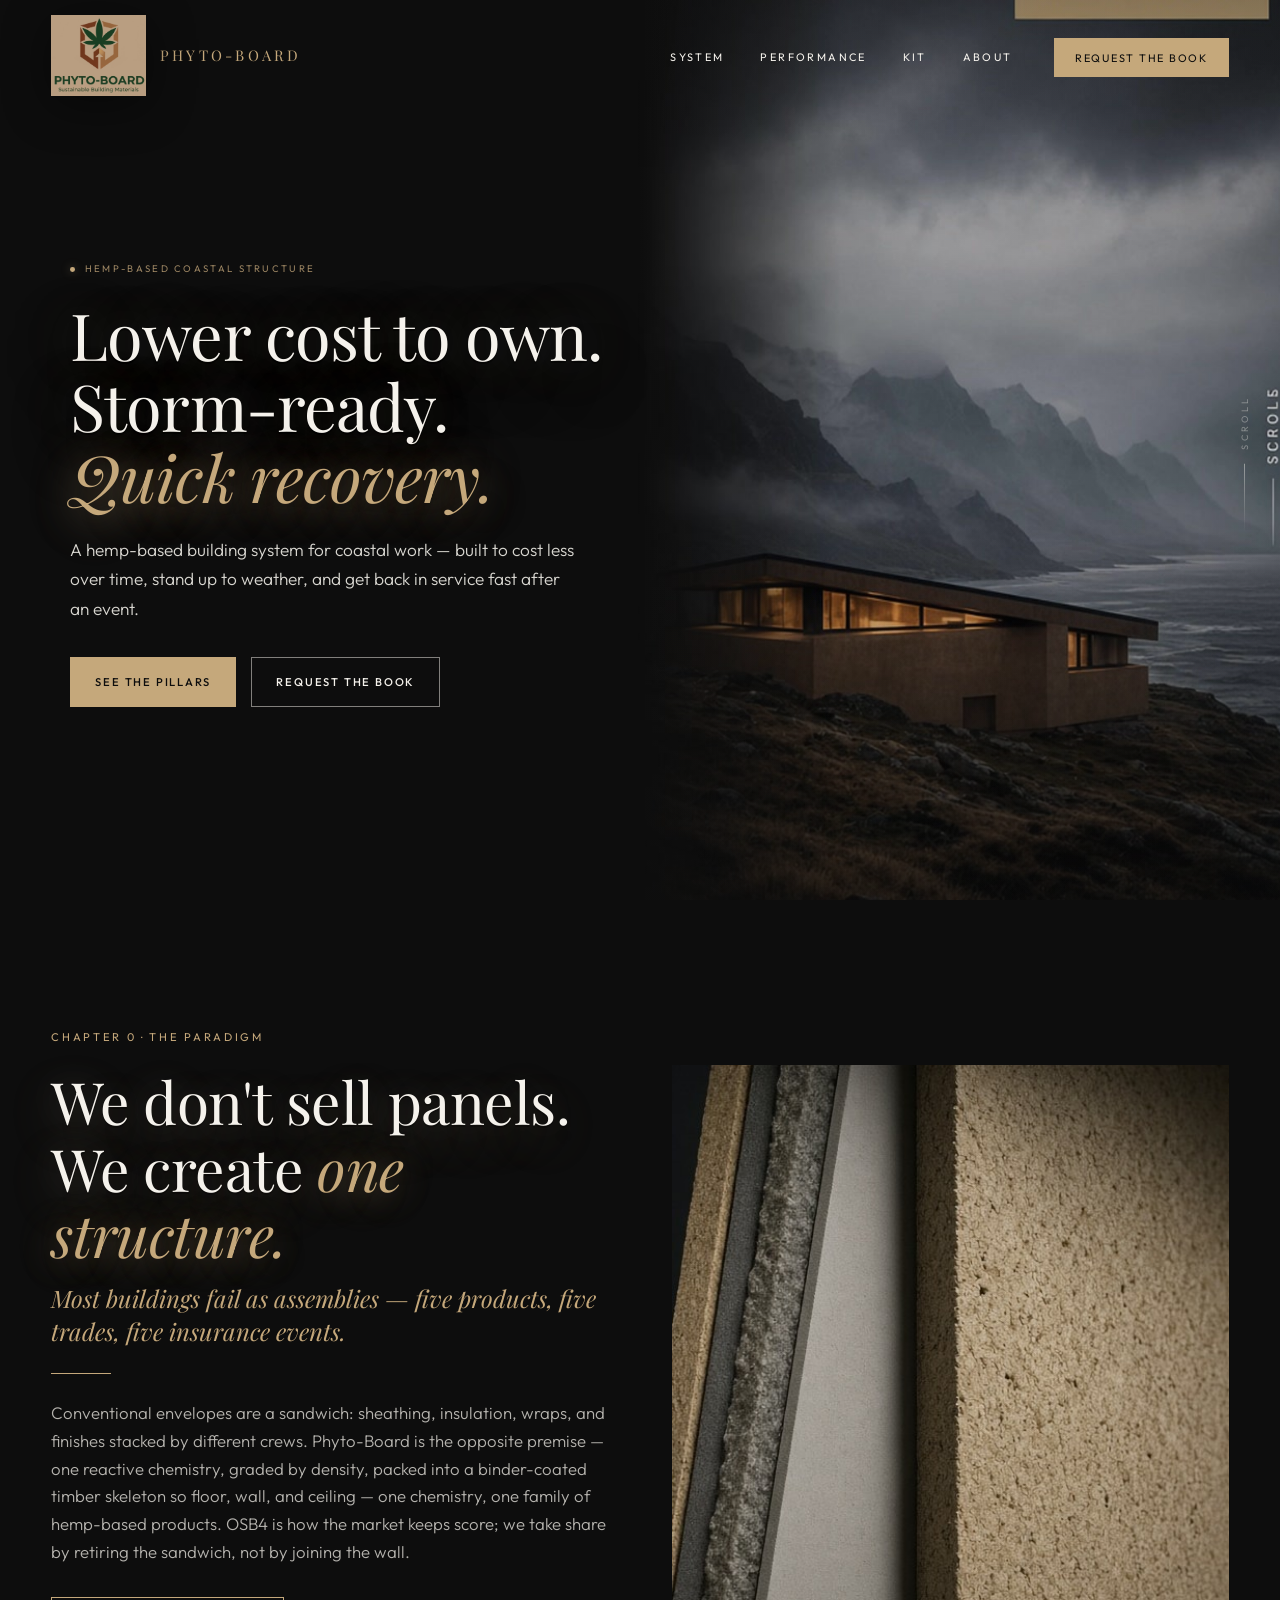
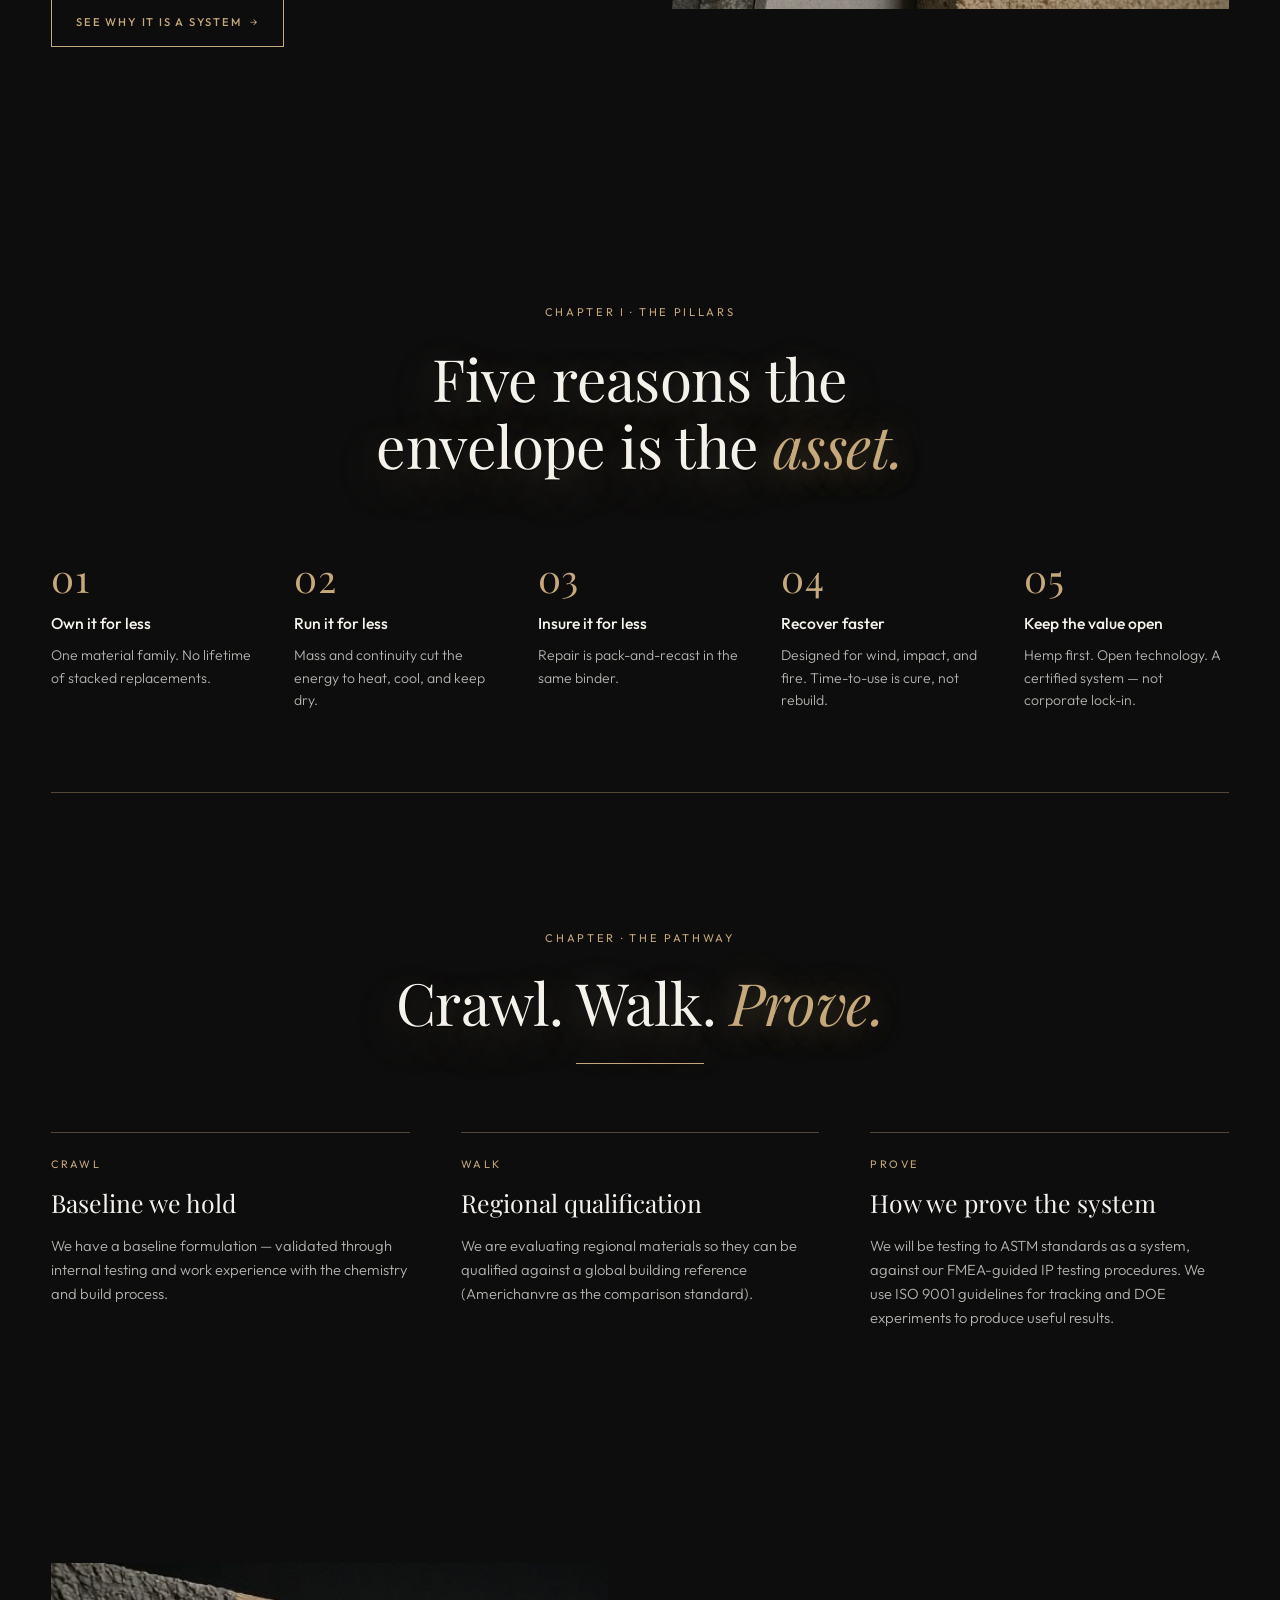
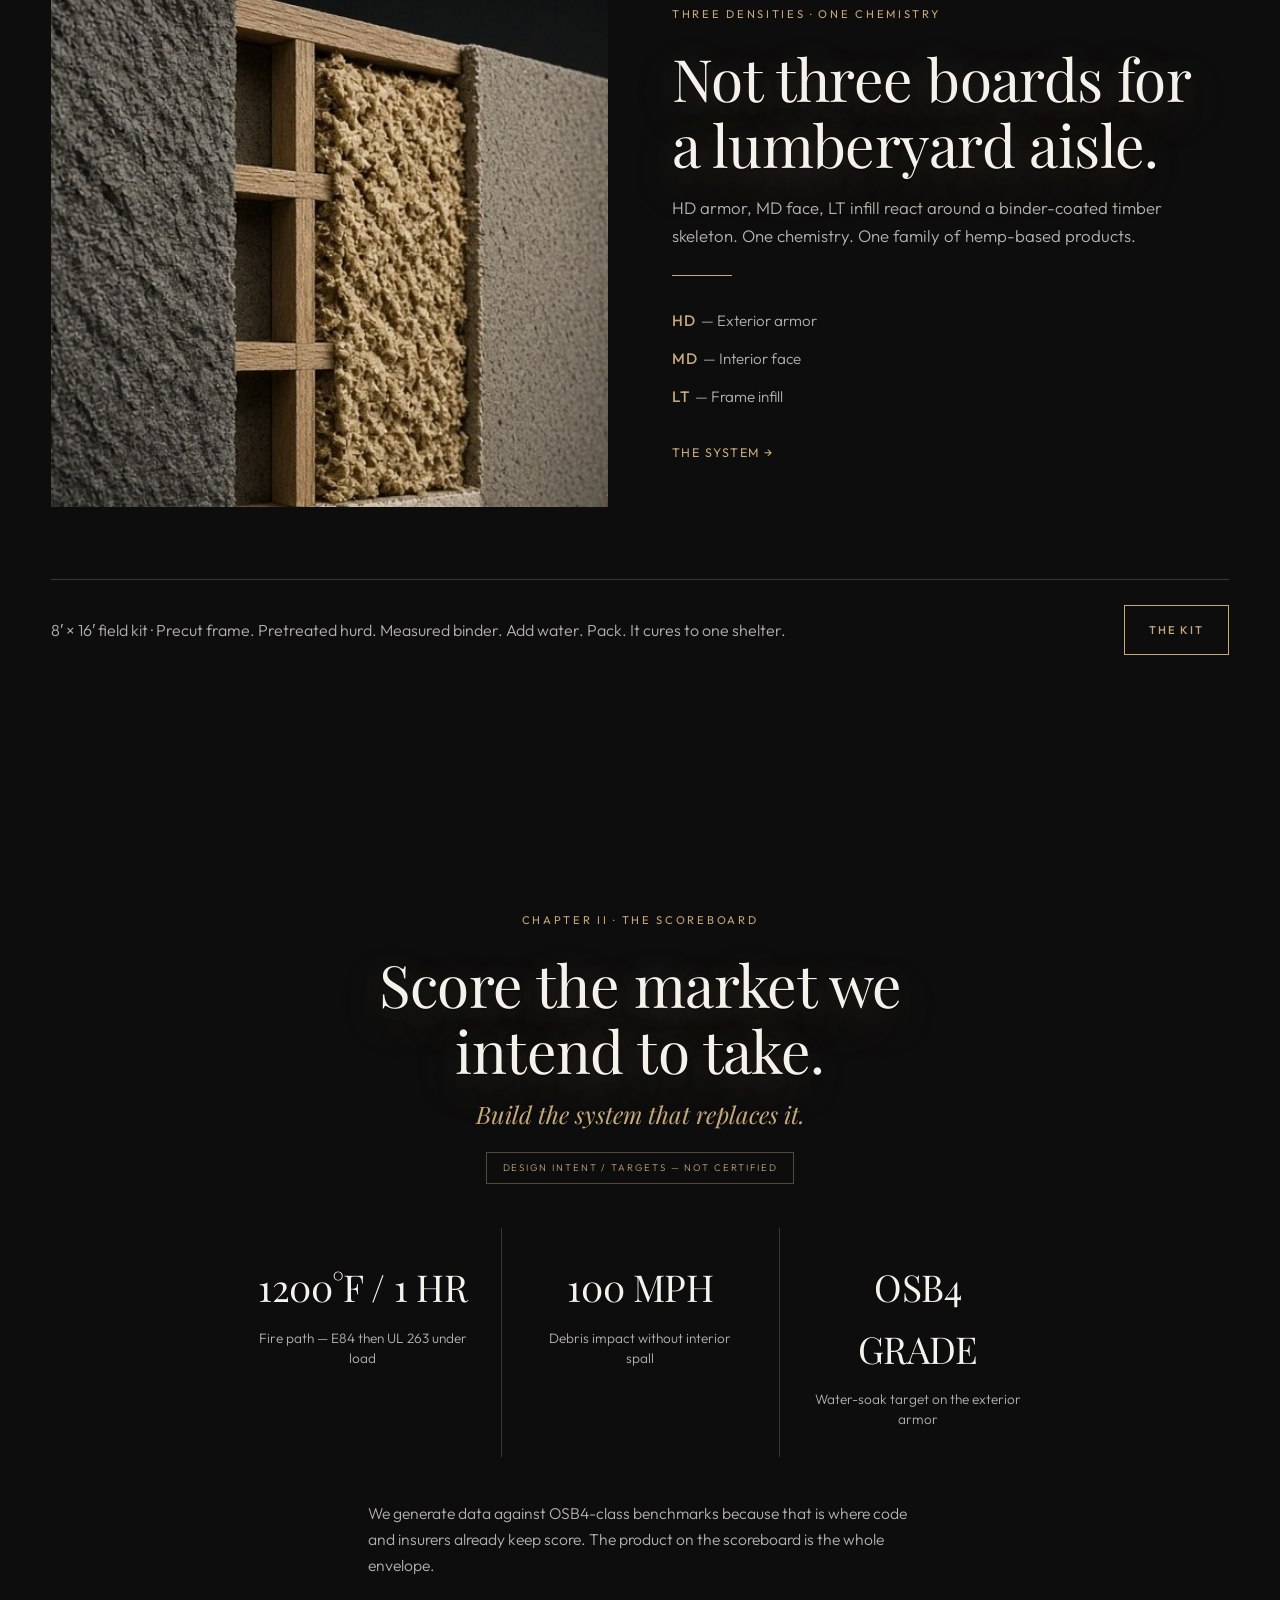
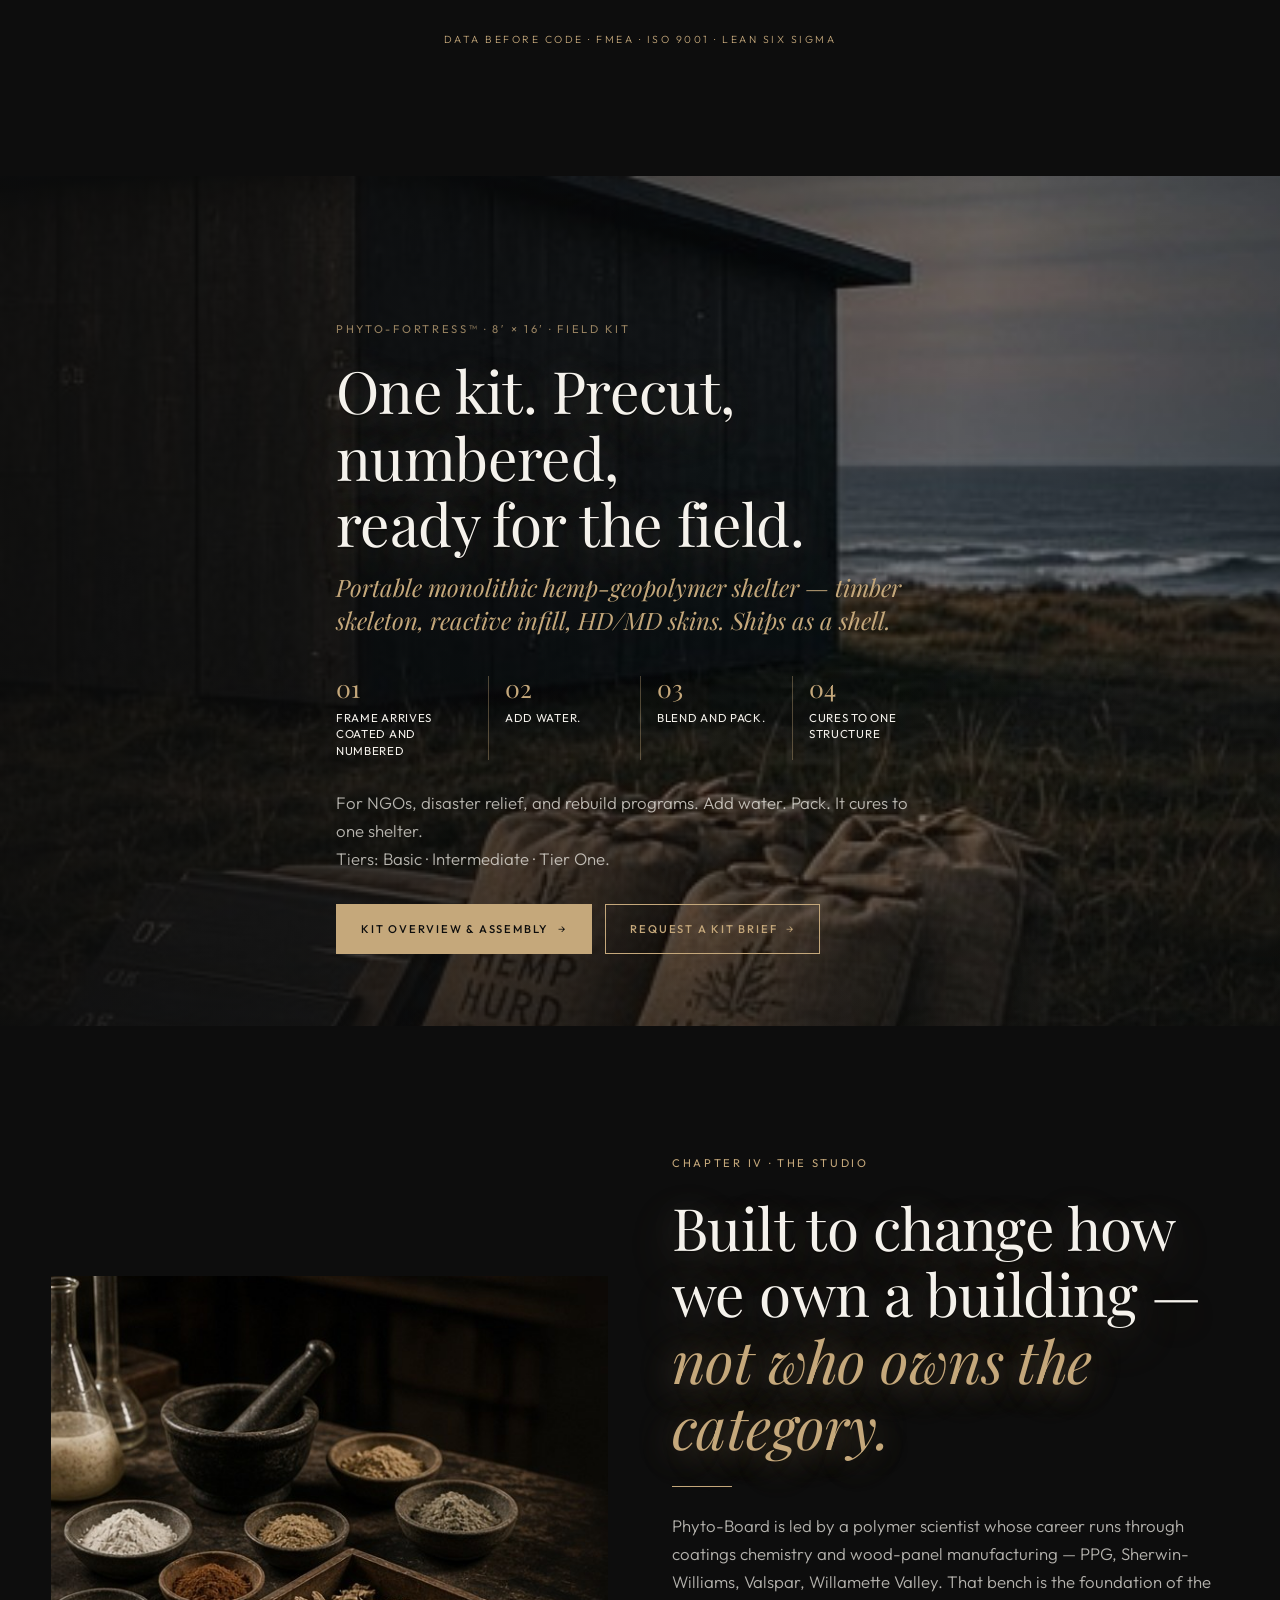
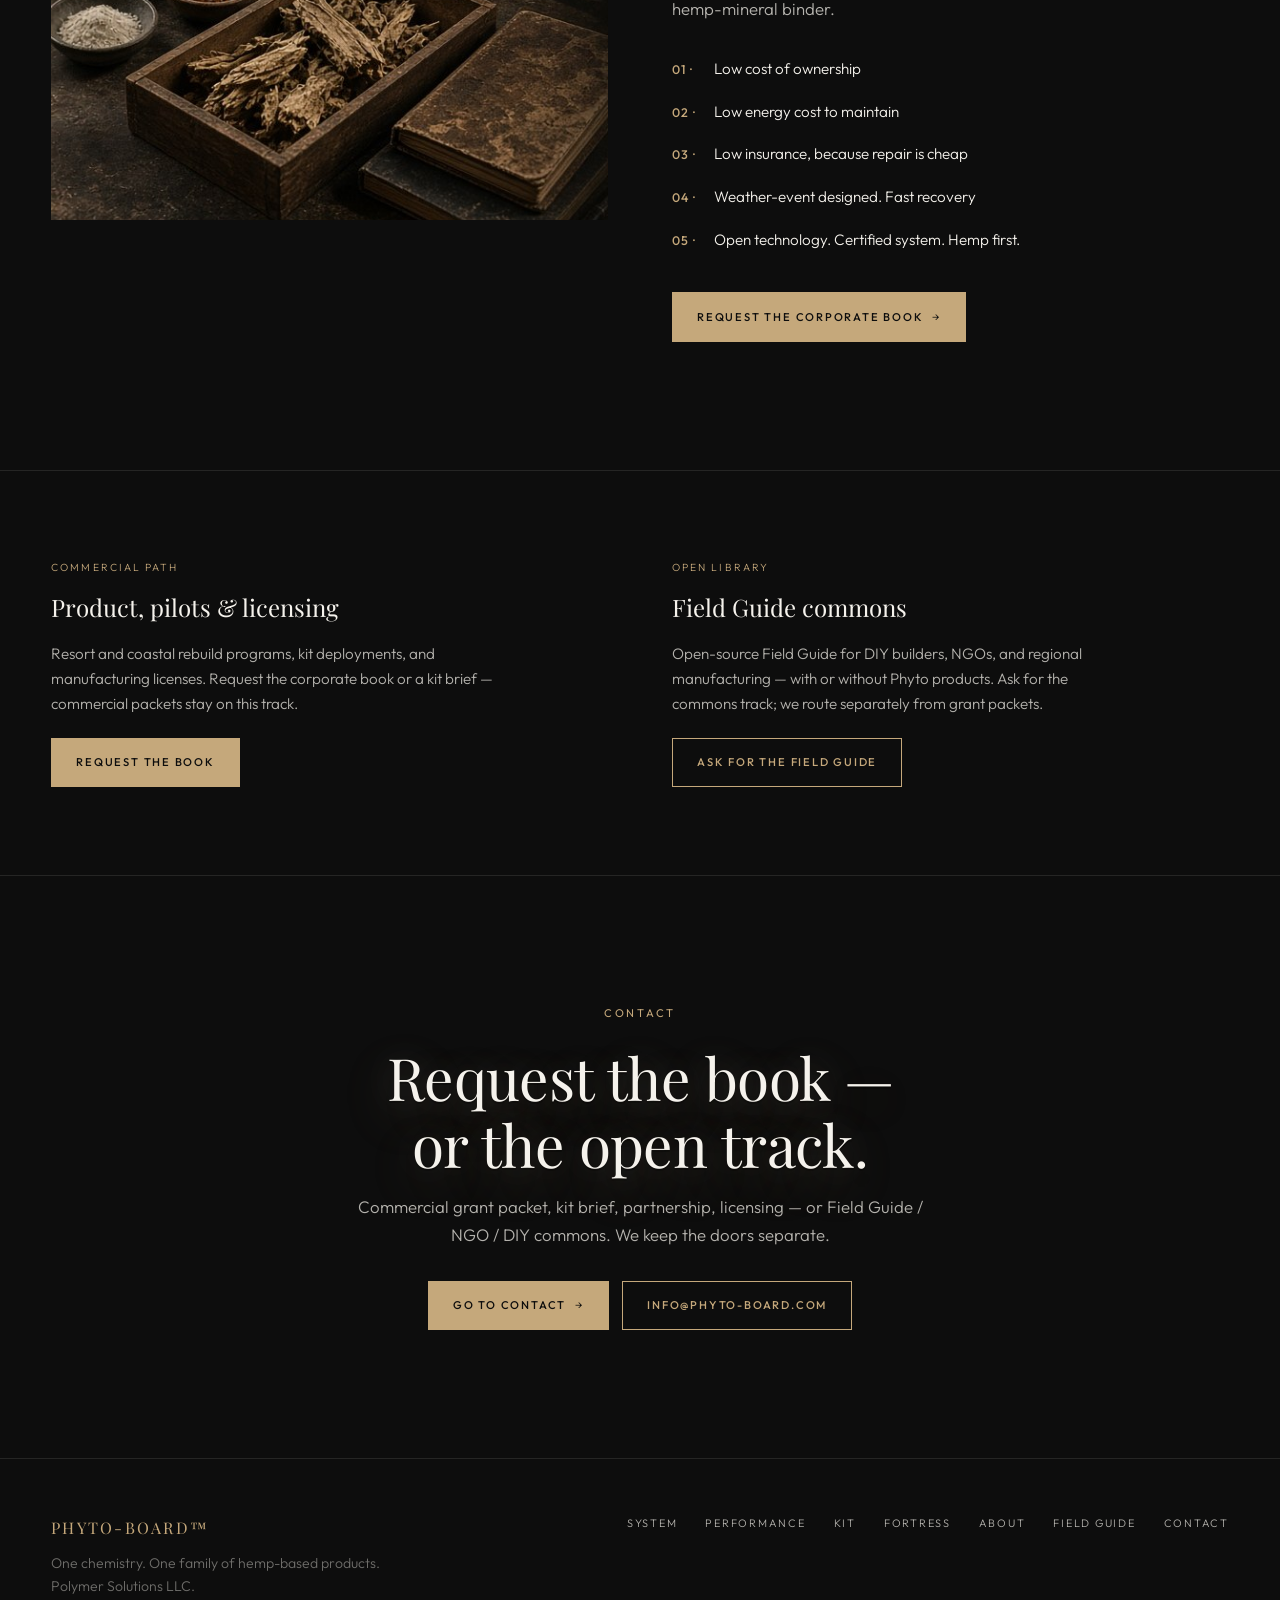
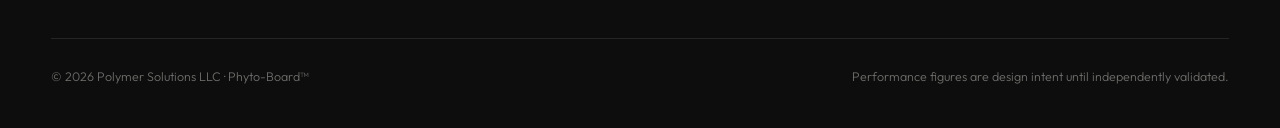
<file: index.html>
<!DOCTYPE html>
<html lang="en">
<head>
<meta charset="utf-8">
<meta name="viewport" content="width=device-width, initial-scale=1">
<title>Phyto-Board™ | Hemp-Based Coastal Structure</title>
<meta name="description" content="Phyto-Board™ — a hemp-based building system for coastal work. Lower cost to own, storm-ready, quick recovery. Commercial pathway + open Field Guide.">
<meta name="author" content="Polymer Solutions LLC">
<meta name="robots" content="index, follow, max-image-preview:large">
<link rel="canonical" href="https://phyto-board.com/">
<meta name="theme-color" content="#0D0D0D">

<meta property="og:type" content="website">
<meta property="og:site_name" content="Phyto-Board">
<meta property="og:url" content="https://phyto-board.com/">
<meta property="og:title" content="Phyto-Board™ — Lower cost to own. Storm-ready. Quick recovery.">
<meta property="og:description" content="A hemp-based building system for coastal work — built to cost less over time, stand up to weather, and get back in service fast after an event.">
<meta property="og:image" content="https://phyto-board.com/assets/og-image.svg">
<meta property="og:locale" content="en_US">

<meta name="twitter:card" content="summary_large_image">
<meta name="twitter:title" content="Phyto-Board™ — Lower cost to own. Storm-ready. Quick recovery.">
<meta name="twitter:description" content="A hemp-based coastal building system — lower cost to own, storm-ready, quick recovery.">
<meta name="twitter:image" content="https://phyto-board.com/assets/og-image.svg">

<link rel="icon" href="assets/favicon.png" type="image/png">
<link rel="apple-touch-icon" href="assets/favicon.png">
<link rel="preconnect" href="https://fonts.googleapis.com">
<link rel="preconnect" href="https://fonts.gstatic.com" crossorigin>
<link href="https://fonts.googleapis.com/css2?family=Playfair+Display:ital,wght@0,400;0,500;1,400;1,500&family=Cormorant+Garamond:ital,wght@0,400;0,500;1,400;1,500&family=Outfit:wght@300;400;500;600&display=swap" rel="stylesheet">
<link rel="stylesheet" href="css/styles.css">

<script type="application/ld+json">
{
  "@context": "https://schema.org",
  "@type": "Organization",
  "@id": "https://phyto-board.com/#organization",
  "name": "Phyto-Board",
  "legalName": "Polymer Solutions LLC",
  "url": "https://phyto-board.com",
  "logo": "https://phyto-board.com/assets/logo.png",
  "description": "Phyto-Board™ is a hemp-based coastal building system — lower cost to own, storm-ready, and quick to recover. Polymer Solutions LLC develops commercial products alongside an open Field Guide commons.",
  "email": "info@phyto-board.com",
  "founder": {
    "@type": "Person",
    "name": "Jim Wright",
    "jobTitle": "Founder",
    "alumniOf": "University of Southern Mississippi"
  },
  "areaServed": "United States",
  "slogan": "Lower cost to own. Storm-ready. Quick recovery."
}
</script>
</head>
<body>
<a class="skip-link" href="#main">Skip to content</a>

<nav class="nav" id="mainNav" aria-label="Primary">
  <a class="nav-brand" href="#top">
    <img class="nav-logo" src="assets/logo.png" width="96" height="83" alt="">
    <span class="nav-wordmark">Phyto-Board</span>
  </a>
  <ul class="nav-links" id="navLinks">
    <li><a href="#system">System</a></li>
    <li><a href="#performance">Performance</a></li>
    <li><a href="#kit">Kit</a></li>
    <li><a href="#about">About</a></li>
    <li><a class="nav-cta solid" href="contact.html">Request the Book</a></li>
  </ul>
  <button class="nav-toggle" id="navToggle" aria-label="Open menu" aria-expanded="false" aria-controls="navLinks">
    <span></span><span></span><span></span>
  </button>
</nav>

<main id="main">

<!-- 1. HERO — classic mock layout -->
<section class="hero" id="top">
  <div class="hero-bg" aria-hidden="true"></div>
  <div class="hero-veil" aria-hidden="true"></div>
  <div class="hero-inner">
    <div class="hero-content reveal">
      <p class="meta-line"><span class="dot" aria-hidden="true"></span> Hemp-based coastal structure</p>
      <h1 class="headline hero-headline">Lower cost to own.<br>Storm-ready. <em>Quick recovery.</em></h1>
      <p class="lede hero-lede">A hemp-based building system for coastal work — built to cost less over time, stand up to weather, and get back in service fast after an event.</p>
      <div class="cta-row hero-ctas">
        <a class="btn btn-solid" href="#pillars">See the Pillars</a>
        <a class="btn btn-ghost-white" href="contact.html">Request the Book</a>
      </div>
    </div>
  </div>
  <div class="scroll-hint" aria-hidden="true"><span>Scroll</span></div>
</section>

<!-- 2. CHAPTER 0 · THE PARADIGM / SYSTEM -->
<section class="sec paradigm" id="system">
  <div class="wrap-wide split reveal">
    <div class="split-copy">
      <p class="chapter-label">Chapter 0 · The Paradigm</p>
      <h2 class="headline">We don't sell panels.<br>We create <em>one structure.</em></h2>
      <p class="subhead">Most buildings fail as assemblies — five products, five trades, five insurance events.</p>
      <hr class="gold-rule" aria-hidden="true">
      <p class="body-copy">Conventional envelopes are a sandwich: sheathing, insulation, wraps, and finishes stacked by different crews. Phyto-Board is the opposite premise — one reactive chemistry, graded by density, packed into a binder-coated timber skeleton so floor, wall, and ceiling — one chemistry, one family of hemp-based products. OSB4 is how the market keeps score; we take share by retiring the sandwich, not by joining the wall.</p>
      <div class="cta-row">
        <a class="btn btn-ghost btn-arrow" href="#densities">See why it is a system</a>
      </div>
    </div>
    <div class="split-visual">
      <img src="assets/photos/assembly-crosssection.jpg" alt="Cross-section of the Phyto-Board multi-density wall assembly" width="537" height="690" loading="lazy">
    </div>
  </div>
</section>

<!-- 3. CHAPTER I · THE PILLARS -->
<section class="sec pillars-sec" id="pillars">
  <div class="wrap">
    <div class="pillars-head reveal">
      <p class="chapter-label">Chapter I · The Pillars</p>
      <h2 class="headline">Five reasons the envelope is the <em>asset.</em></h2>
    </div>
    <div class="pillars-grid reveal">
      <article class="pillar">
        <div class="pillar-num">01</div>
        <h3>Own it for less</h3>
        <p>One material family. No lifetime of stacked replacements.</p>
      </article>
      <article class="pillar">
        <div class="pillar-num">02</div>
        <h3>Run it for less</h3>
        <p>Mass and continuity cut the energy to heat, cool, and keep dry.</p>
      </article>
      <article class="pillar">
        <div class="pillar-num">03</div>
        <h3>Insure it for less</h3>
        <p>Repair is pack-and-recast in the same binder.</p>
      </article>
      <article class="pillar">
        <div class="pillar-num">04</div>
        <h3>Recover faster</h3>
        <p>Designed for wind, impact, and fire. Time-to-use is cure, not rebuild.</p>
      </article>
      <article class="pillar">
        <div class="pillar-num">05</div>
        <h3>Keep the value open</h3>
        <p>Hemp first. Open technology. A certified system — not corporate lock-in.</p>
      </article>
    </div>
    <hr class="pillars-rule" aria-hidden="true">
  </div>
</section>


<!-- 3b. CHAPTER · THE PATHWAY -->
<section class="sec pathway-sec" id="pathway">
  <div class="wrap">
    <div class="pathway-head reveal">
      <p class="chapter-label">Chapter · The Pathway</p>
      <h2 class="headline">Crawl. Walk. <em>Prove.</em></h2>
      <hr class="gold-rule pathway-rule-top" aria-hidden="true">
    </div>
    <div class="pathway-grid reveal">
      <article class="pathway-col">
        <p class="pathway-step">Crawl</p>
        <h3>Baseline we hold</h3>
        <p>We have a baseline formulation — validated through internal testing and work experience with the chemistry and build process.</p>
      </article>
      <article class="pathway-col">
        <p class="pathway-step">Walk</p>
        <h3>Regional qualification</h3>
        <p>We are evaluating regional materials so they can be qualified against a global building reference (Americhanvre as the comparison standard).</p>
      </article>
      <article class="pathway-col">
        <p class="pathway-step">Prove</p>
        <h3>How we prove the system</h3>
        <p>We will be testing to ASTM standards as a system, against our FMEA-guided IP testing procedures. We use ISO 9001 guidelines for tracking and DOE experiments to produce useful results.</p>
      </article>
    </div>
  </div>
</section>

<!-- 4. DENSITIES — photo LEFT, copy RIGHT -->
<section class="sec panel-sec" id="densities">
  <div class="wrap-wide split reveal">
    <div class="split-visual">
      <img src="assets/photos/panel-wall.jpg" alt="Phyto-Board wall cross-section: exterior armor, timber skeleton with hemp infill, and interior face" width="564" height="492" loading="lazy">
    </div>
    <div class="split-copy">
      <p class="chapter-label">Three Densities · One Chemistry</p>
      <h2 class="headline">Not three boards for a lumberyard aisle.</h2>
      <p class="body-copy mt-1">HD armor, MD face, LT infill react around a binder-coated timber skeleton. One chemistry. One family of hemp-based products.</p>
      <hr class="gold-rule" aria-hidden="true">
      <ul class="density-legend">
        <li><strong>HD</strong> — Exterior armor</li>
        <li><strong>MD</strong> — Interior face</li>
        <li><strong>LT</strong> — Frame infill</li>
      </ul>
      <a class="text-link" href="#kit">The system →</a>
    </div>
  </div>
  <div class="wrap kit-strip reveal">
    <p>8′ × 16′ field kit · Precut frame. Pretreated hurd. Measured binder. Add water. Pack. It cures to one shelter.</p>
    <a class="btn btn-ghost" href="#kit">The Kit</a>
  </div>
</section>

<!-- 5. CHAPTER II · THE SCOREBOARD -->
<section class="sec scoreboard-sec" id="performance">
  <div class="wrap">
    <div class="scoreboard-head reveal">
      <p class="chapter-label">Chapter II · The Scoreboard</p>
      <h2 class="headline">Score the market we intend to take.</h2>
      <p class="subhead">Build the system that replaces it.</p>
    </div>
    <div class="intent-badge-wrap reveal">
      <span class="intent-badge">Design Intent / Targets — Not Certified</span>
    </div>
    <div class="metrics reveal">
      <div class="metric">
        <div class="metric-value">1200°F / 1 HR</div>
        <p class="metric-label">Fire path — E84 then UL 263 under load</p>
      </div>
      <div class="metric">
        <div class="metric-value">100 MPH</div>
        <p class="metric-label">Debris impact without interior spall</p>
      </div>
      <div class="metric">
        <div class="metric-value">OSB4 GRADE</div>
        <p class="metric-label">Water-soak target on the exterior armor</p>
      </div>
    </div>
    <p class="scoreboard-body reveal">We generate data against OSB4-class benchmarks because that is where code and insurers already keep score. The product on the scoreboard is the whole envelope.</p>
    <p class="scoreboard-footer reveal">Data Before Code · FMEA · ISO 9001 · Lean Six Sigma</p>
  </div>
</section>

<!-- 6. KIT — full-bleed dusk landscape · Phyto-Fortress -->
<section class="kit-hero" id="kit">
  <div class="kit-hero-bg" aria-hidden="true"></div>
  <div class="wrap kit-hero-content reveal">
    <p class="chapter-label kit-meta">Phyto-Fortress™ · 8′ × 16′ · Field Kit</p>
    <h2 class="headline">One kit. Precut, numbered,<br>ready for the field.</h2>
    <p class="subhead">Portable monolithic hemp-geopolymer shelter — timber skeleton, reactive infill, HD/MD skins. Ships as a shell.</p>
    <div class="kit-steps">
      <div class="kit-step">
        <span class="kit-step-num">01</span>
        <p>Frame arrives<br>coated and numbered</p>
      </div>
      <div class="kit-step">
        <span class="kit-step-num">02</span>
        <p>Add water.</p>
      </div>
      <div class="kit-step">
        <span class="kit-step-num">03</span>
        <p>Blend and pack.</p>
      </div>
      <div class="kit-step">
        <span class="kit-step-num">04</span>
        <p>Cures to one<br>structure</p>
      </div>
    </div>
    <p class="body-copy kit-body">For NGOs, disaster relief, and rebuild programs. Add water. Pack. It cures to one shelter.<br>Tiers: Basic · Intermediate · Tier One.</p>
    <div class="cta-row">
      <a class="btn btn-solid btn-arrow" href="fortress.html">Kit overview &amp; assembly</a>
      <a class="btn btn-ghost btn-arrow" href="contact.html?track=kit">Request a Kit Brief</a>
    </div>
  </div>
</section>

<!-- 7. CHAPTER IV · THE STUDIO -->
<section class="sec studio" id="about">
  <div class="wrap-wide split reveal">
    <div class="split-visual">
      <img src="assets/photos/studio-bench.jpg" alt="Studio workbench with hemp materials, mineral powders, and scientific glassware" width="584" height="706" loading="lazy">
    </div>
    <div class="split-copy">
      <p class="chapter-label">Chapter IV · The Studio</p>
      <h2 class="headline">Built to change how we own a building — <em>not who owns the category.</em></h2>
      <hr class="gold-rule" aria-hidden="true">
      <p class="body-copy">Phyto-Board is led by a polymer scientist whose career runs through coatings chemistry and wood-panel manufacturing — PPG, Sherwin-Williams, Valspar, Willamette Valley. That bench is the foundation of the hemp-mineral binder.</p>
      <ul class="studio-list">
        <li><span class="num">01</span> Low cost of ownership</li>
        <li><span class="num">02</span> Low energy cost to maintain</li>
        <li><span class="num">03</span> Low insurance, because repair is cheap</li>
        <li><span class="num">04</span> Weather-event designed. Fast recovery</li>
        <li><span class="num">05</span> Open technology. Certified system. Hemp first.</li>
      </ul>
      <div class="cta-row">
        <a class="btn btn-solid btn-arrow" href="contact.html">Request the Corporate Book</a>
      </div>
    </div>
  </div>
</section>

<!-- 8. DUAL TRACK / OPEN LIBRARY -->
<section class="sec sec-tight dual-band" id="commons">
  <div class="wrap dual-grid reveal">
    <div class="dual-card">
      <p class="eyebrow-sm">Commercial Path</p>
      <h3>Product, pilots &amp; licensing</h3>
      <p>Resort and coastal rebuild programs, kit deployments, and manufacturing licenses. Request the corporate book or a kit brief — commercial packets stay on this track.</p>
      <a class="btn btn-solid" href="contact.html?track=grant-packet">Request the Book</a>
    </div>
    <div class="dual-card">
      <p class="eyebrow-sm">Open Library</p>
      <h3>Field Guide commons</h3>
      <p>Open-source Field Guide for DIY builders, NGOs, and regional manufacturing — with or without Phyto products. Ask for the commons track; we route separately from grant packets.</p>
      <a class="btn btn-ghost" href="contact.html?track=field-guide">Ask for the Field Guide</a>
    </div>
  </div>
</section>

<!-- 9. CONTACT TEASER -->
<section class="sec" id="contact">
  <div class="wrap center reveal contact-teaser">
    <p class="chapter-label">Contact</p>
    <h2 class="headline">Request the book — or the open track.</h2>
    <p class="body-copy contact-teaser-copy">Commercial grant packet, kit brief, partnership, licensing — or Field Guide / NGO / DIY commons. We keep the doors separate.</p>
    <div class="cta-row contact-teaser-cta">
      <a class="btn btn-solid btn-arrow" href="contact.html">Go to Contact</a>
      <a class="btn btn-ghost" href="mailto:info@phyto-board.com">info@phyto-board.com</a>
    </div>
  </div>
</section>

</main>

<footer class="footer">
  <div class="wrap">
    <div class="footer-top">
      <div>
        <div class="footer-brand">Phyto-Board™</div>
        <p class="footer-tag">One chemistry. One family of hemp-based products. Polymer Solutions LLC.</p>
      </div>
      <nav class="footer-nav" aria-label="Footer">
        <a href="#system">System</a>
        <a href="#performance">Performance</a>
        <a href="#kit">Kit</a>
        <a href="fortress.html">Fortress</a>
        <a href="#about">About</a>
        <a href="#commons">Field Guide</a>
        <a href="contact.html">Contact</a>
      </nav>
    </div>
    <div class="footer-bottom">
      <div>© <span id="year">2026</span> Polymer Solutions LLC · Phyto-Board™</div>
      <div>Performance figures are design intent until independently validated.</div>
    </div>
  </div>
</footer>
<script src="js/main.js" defer></script>
</body>
</html>
</file>
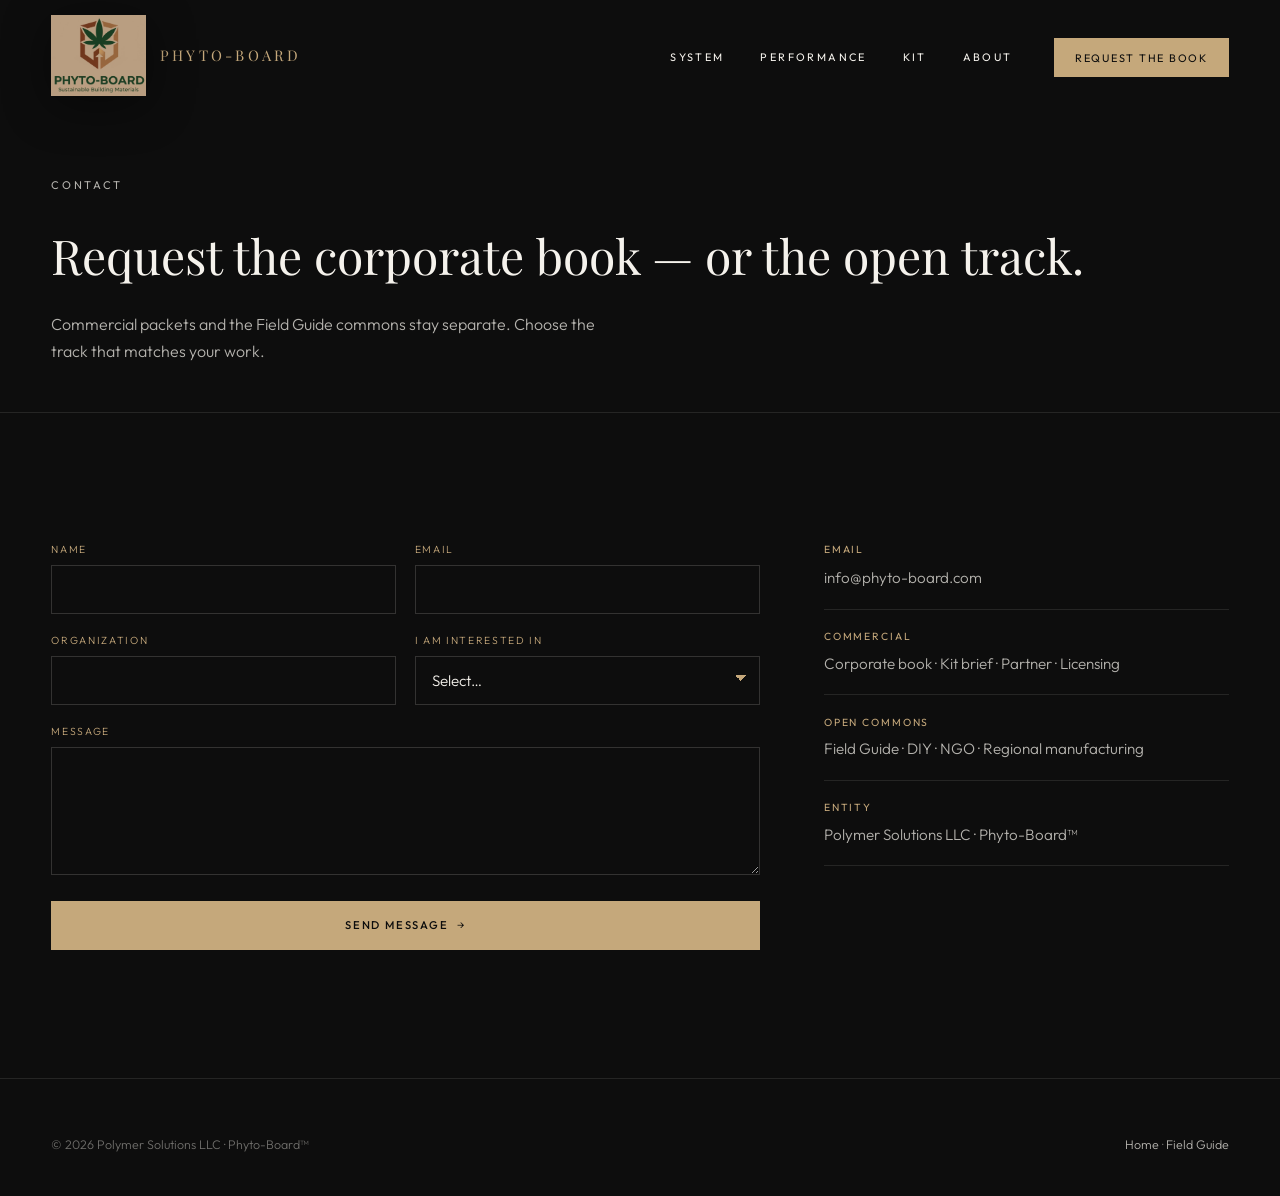
<file: contact.html>
<!DOCTYPE html>
<html lang="en">
<head>
<meta charset="utf-8">
<meta name="viewport" content="width=device-width, initial-scale=1">
<title>Request the Book · Phyto-Board™</title>
<meta name="description" content="Contact Polymer Solutions LLC — corporate book, kit brief, partnership, licensing (commercial) or Field Guide / NGO / DIY open commons.">
<link rel="canonical" href="https://phyto-board.com/contact.html">
<meta name="theme-color" content="#0D0D0D">
<meta property="og:title" content="Request the Book · Phyto-Board™">
<meta property="og:url" content="https://phyto-board.com/contact.html">
<meta property="og:image" content="https://phyto-board.com/assets/og-image.svg">
<link rel="icon" href="assets/favicon.png" type="image/png">
<link rel="apple-touch-icon" href="assets/favicon.png">
<link rel="preconnect" href="https://fonts.googleapis.com">
<link rel="preconnect" href="https://fonts.gstatic.com" crossorigin>
<link href="https://fonts.googleapis.com/css2?family=Playfair+Display:ital,wght@0,400;1,400&family=Outfit:wght@300;400;500&display=swap" rel="stylesheet">
<link rel="stylesheet" href="css/styles.css">
</head>
<body>
<a class="skip-link" href="#main">Skip to content</a>
<nav class="nav scrolled" id="mainNav" aria-label="Primary">
  <a class="nav-brand" href="index.html">
    <img class="nav-logo" src="assets/logo.png" width="96" height="83" alt="">
    <span class="nav-wordmark">Phyto-Board</span>
  </a>
  <ul class="nav-links" id="navLinks">
    <li><a href="index.html#system">System</a></li>
    <li><a href="index.html#performance">Performance</a></li>
    <li><a href="index.html#kit">Kit</a></li>
    <li><a href="index.html#about">About</a></li>
    <li><a class="nav-cta solid" href="#form">Request the Book</a></li>
  </ul>
  <button class="nav-toggle" id="navToggle" aria-label="Open menu" aria-expanded="false"><span></span><span></span><span></span></button>
</nav>

<main id="main">
<section class="page-hero">
  <div class="wrap reveal">
    <p class="chapter-label">Contact</p>
    <h1>Request the corporate book — or the open track.</h1>
    <p>Commercial packets and the Field Guide commons stay separate. Choose the track that matches your work.</p>
  </div>
</section>

<section class="sec sec-dark" id="form">
  <div class="wrap contact-grid">
    <form class="contact-form reveal" name="contact" method="POST" data-netlify="true" netlify-honeypot="bot-field" action="/thank-you">
      <input type="hidden" name="form-name" value="contact">
      <p class="sr-only"><label>Don’t fill this out: <input name="bot-field"></label></p>
      <div class="form-row">
        <div class="field"><label for="name">Name</label><input id="name" name="name" type="text" required autocomplete="name"></div>
        <div class="field"><label for="email">Email</label><input id="email" name="email" type="email" required autocomplete="email"></div>
      </div>
      <div class="form-row">
        <div class="field"><label for="org">Organization</label><input id="org" name="organization" type="text" autocomplete="organization"></div>
        <div class="field">
          <label for="track">I am interested in</label>
          <select id="track" name="track" required>
            <option value="">Select…</option>
            <option value="grant-packet">Corporate book / technical data (commercial)</option>
            <option value="kit">Kit brief (commercial)</option>
            <option value="partnership">Resort / pilot partnership (commercial)</option>
            <option value="licensing">Licensing / manufacturing (commercial)</option>
            <option value="field-guide">Field Guide / Open Library (commons)</option>
            <option value="ngo-diy">NGO / DIY / regional manufacturing (commons)</option>
            <option value="other">Other</option>
          </select>
        </div>
      </div>
      <div class="field"><label for="message">Message</label><textarea id="message" name="message" required></textarea></div>
      <button class="btn btn-solid btn-arrow" type="submit">Send message</button>
    </form>
    <aside class="contact-aside reveal">
      <div class="line-item"><h4>Email</h4><a href="mailto:info@phyto-board.com">info@phyto-board.com</a></div>
      <div class="line-item"><h4>Commercial</h4><p>Corporate book · Kit brief · Partner · Licensing</p></div>
      <div class="line-item"><h4>Open commons</h4><p>Field Guide · DIY · NGO · Regional manufacturing</p></div>
      <div class="line-item"><h4>Entity</h4><p>Polymer Solutions LLC · Phyto-Board™</p></div>
    </aside>
  </div>
</section>
</main>

<footer class="footer">
  <div class="wrap">
    <div class="footer-bottom" style="border:none;padding-top:0">
      <div>© <span id="year">2026</span> Polymer Solutions LLC · Phyto-Board™</div>
      <div><a href="index.html">Home</a> · <a href="index.html#commons">Field Guide</a></div>
    </div>
  </div>
</footer>
<script src="js/main.js" defer></script>
</body>
</html>
</file>
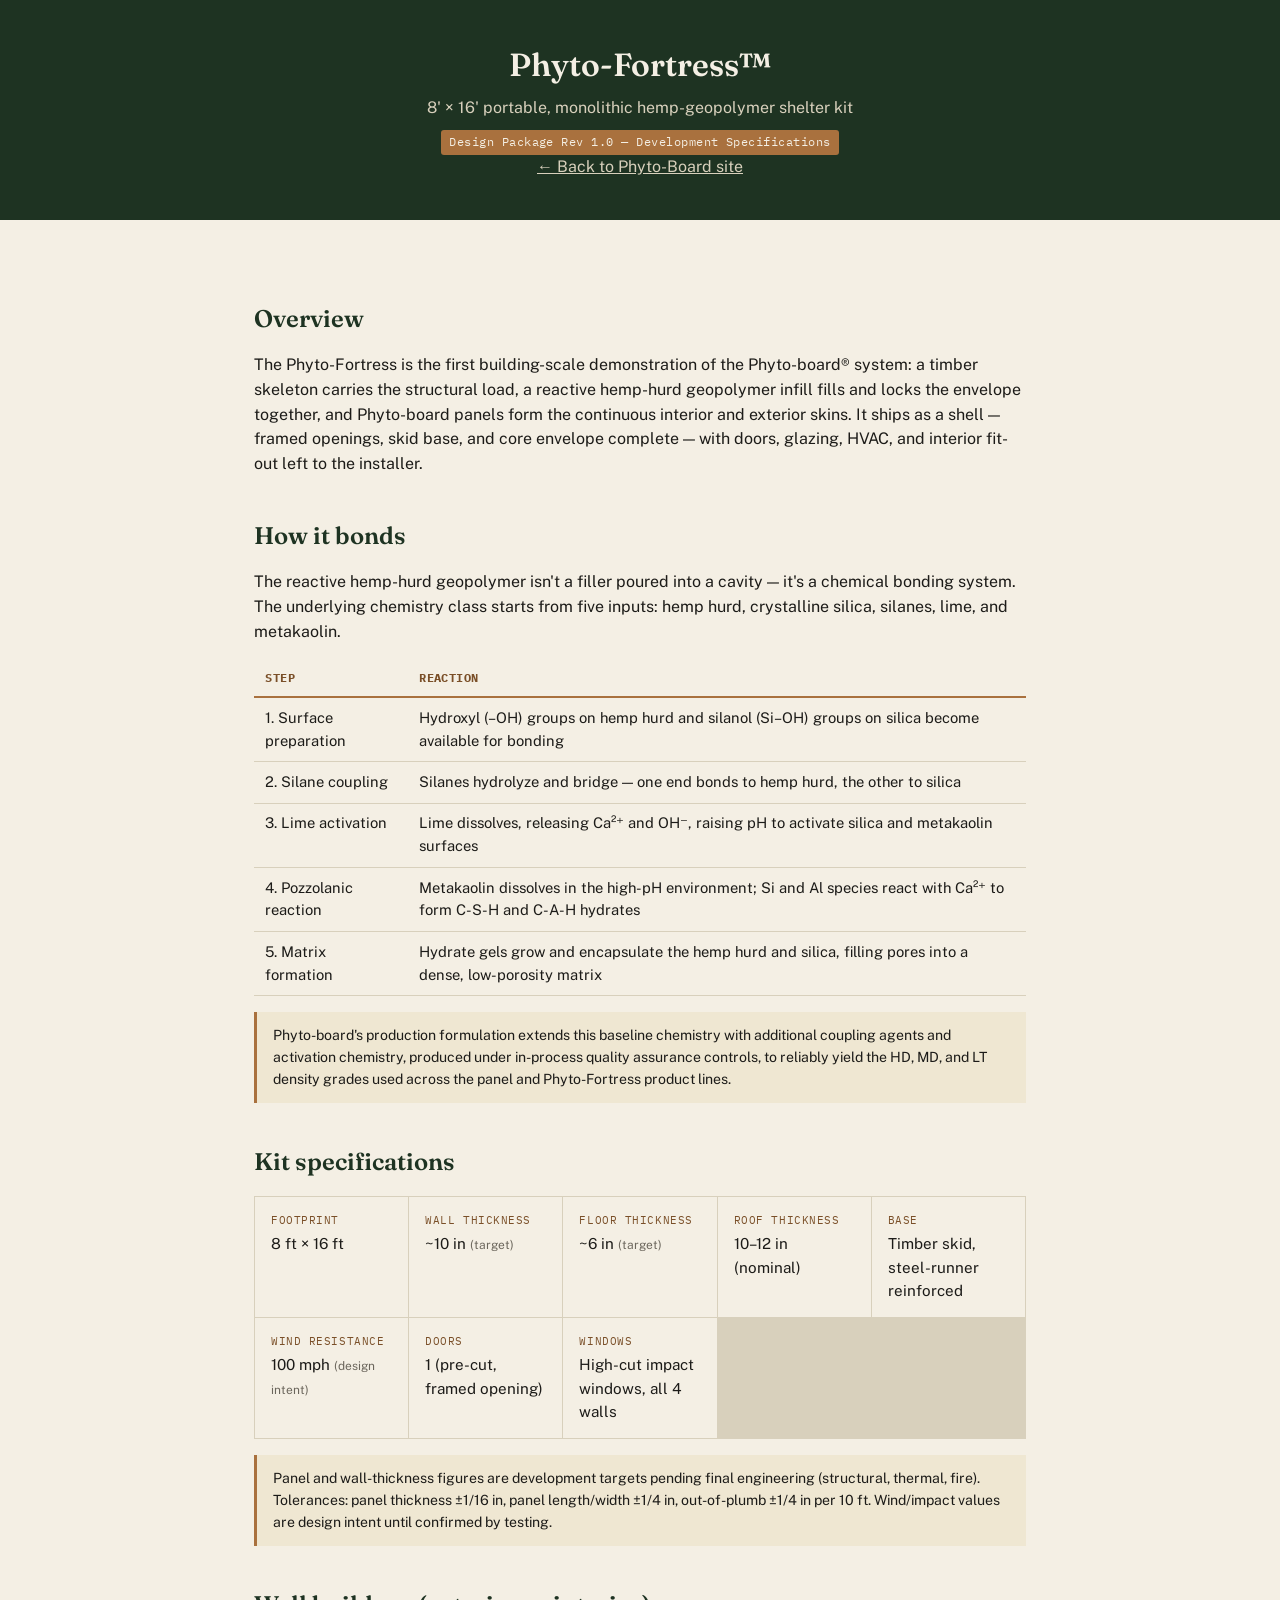
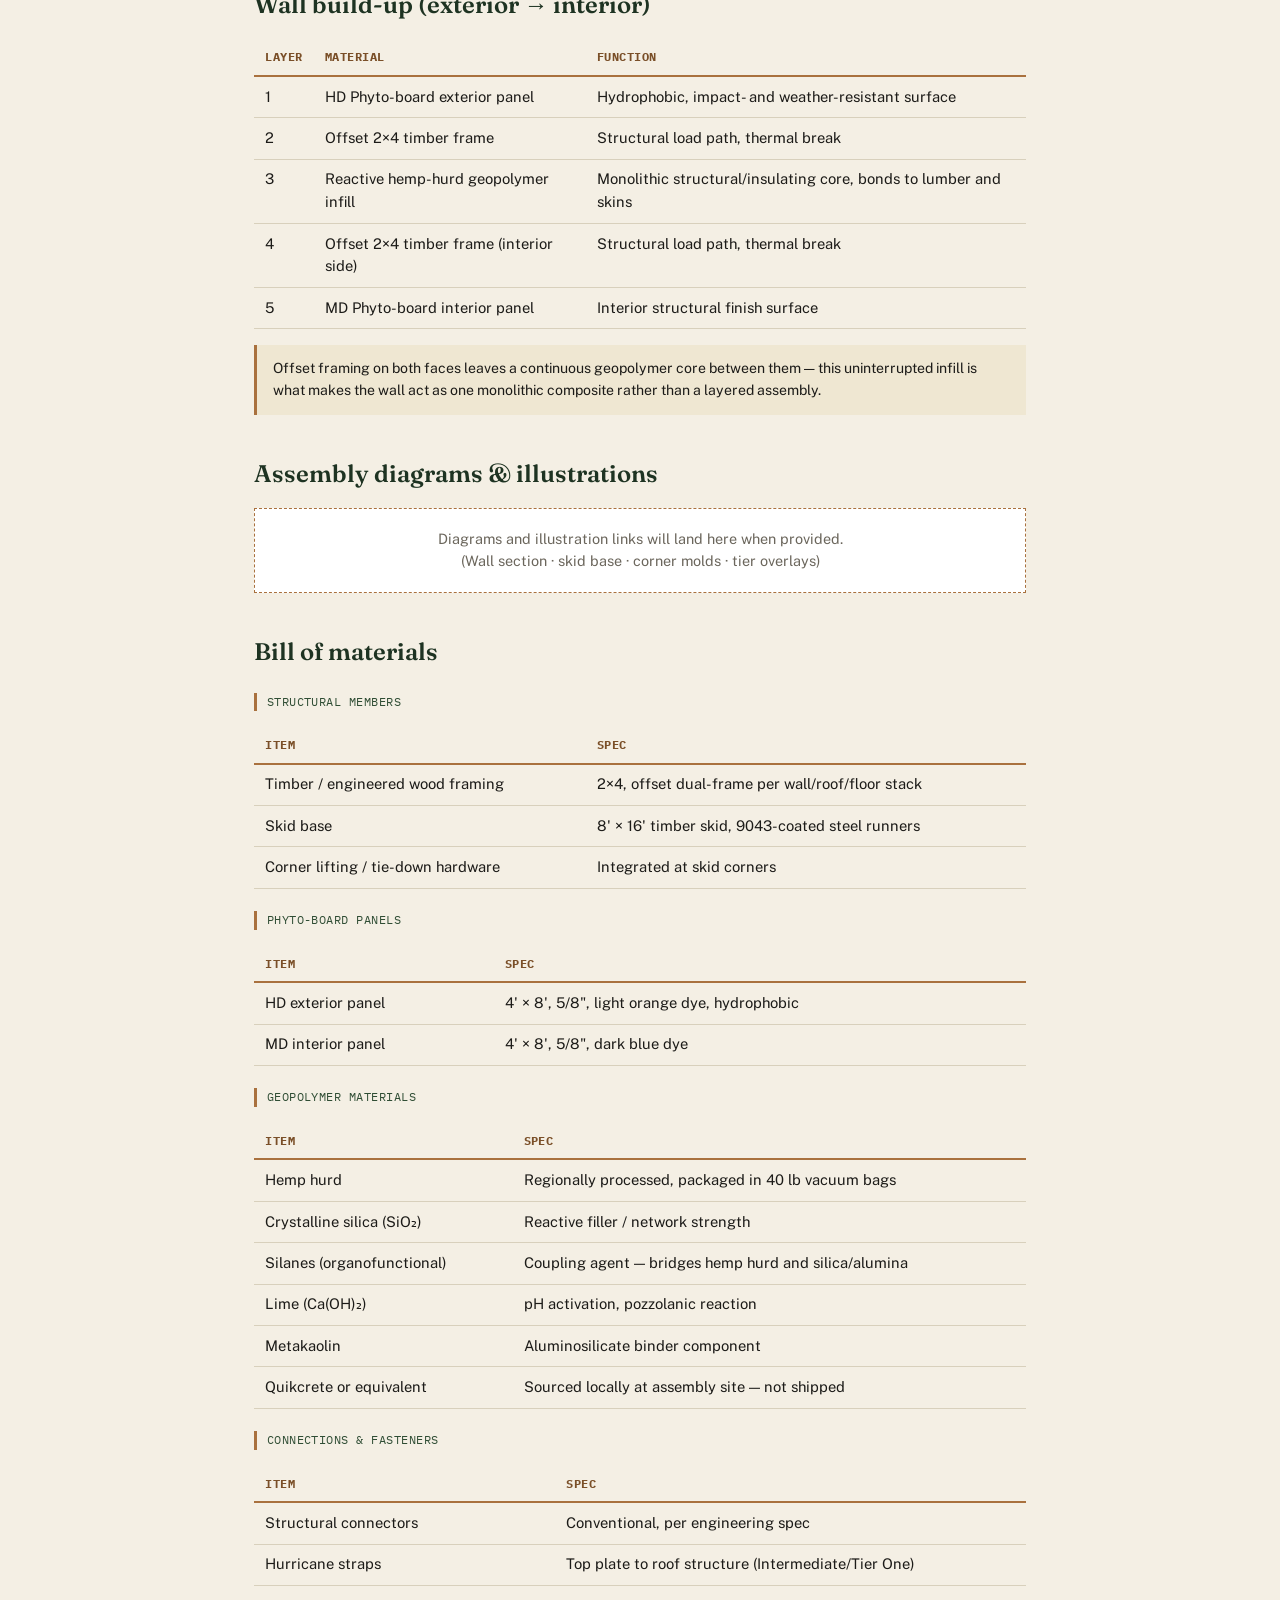
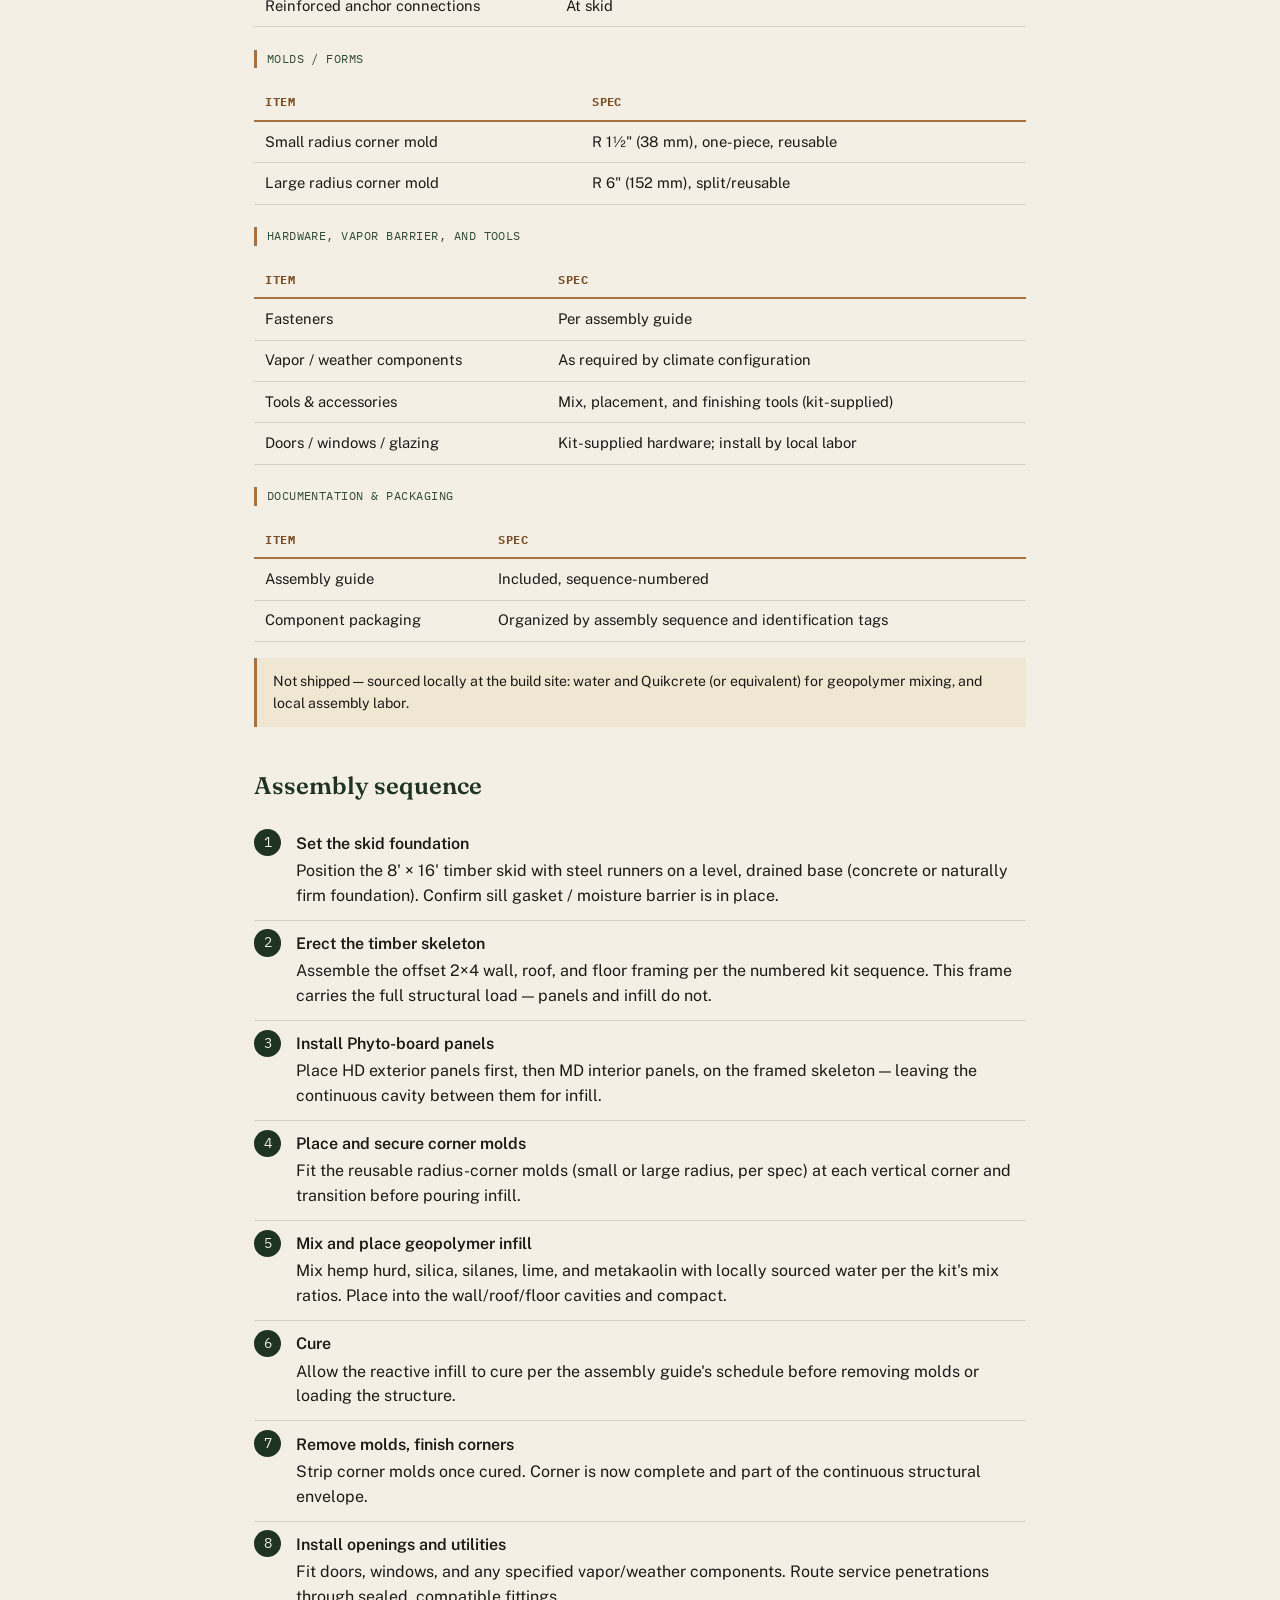
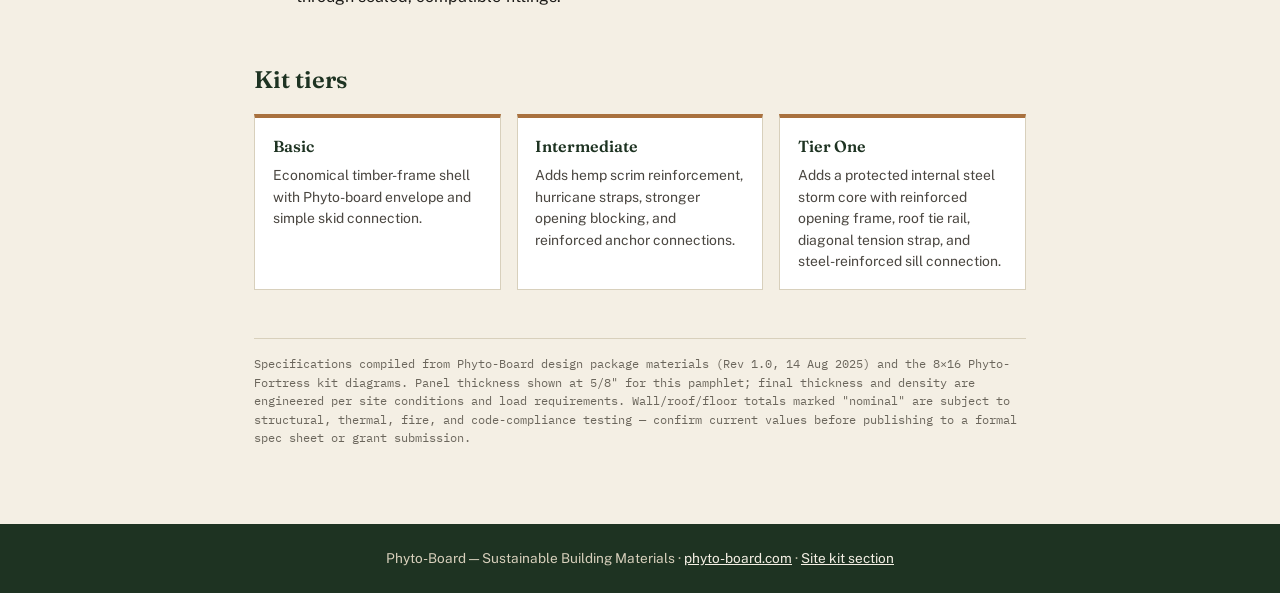
<file: fortress.html>
<!DOCTYPE html>
<html lang="en">
<head>
<meta charset="UTF-8">
<meta name="viewport" content="width=device-width, initial-scale=1.0">
<title>Phyto-Fortress 8'x16' — Kit Overview & Assembly Guide</title>
<link rel="preconnect" href="https://fonts.googleapis.com">
<link rel="preconnect" href="https://fonts.gstatic.com" crossorigin>
<link href="https://fonts.googleapis.com/css2?family=Fraunces:opsz,wght@9..144,600&family=Public+Sans:wght@400;600&family=IBM+Plex+Mono:wght@400;500&display=swap" rel="stylesheet">
<style>
  :root{
    --charcoal:#1c1b18;
    --cream:#f4efe4;
    --bronze:#a9713e;
    --bronze-dark:#7a4f28;
    --forest:#2f4d34;
    --forest-dark:#1e3322;
    --line:#d8d0bc;
  }
  *{box-sizing:border-box;}
  body{
    margin:0;
    background:var(--cream);
    color:var(--charcoal);
    font-family:'Public Sans', Arial, sans-serif;
    line-height:1.55;
  }
  h1,h2,h3{
    font-family:'Fraunces', Georgia, serif;
    font-weight:600;
    color:var(--forest-dark);
    margin:0 0 .4em;
  }
  .wrap{max-width:820px;margin:0 auto;padding:2.5rem 1.5rem 4rem;}
  header.hero{
    background:var(--forest-dark);
    color:var(--cream);
    padding:2.5rem 1.5rem;
    text-align:center;
  }
  header.hero h1{color:var(--cream);font-size:2rem;margin-bottom:.2em;}
  header.hero p{color:var(--line);font-size:1rem;margin:0;}
  .badge{
    display:inline-block;
    background:var(--bronze);
    color:var(--cream);
    font-family:'IBM Plex Mono', monospace;
    font-size:.75rem;
    letter-spacing:.04em;
    padding:.25em .7em;
    border-radius:3px;
    margin-top:.8em;
  }
  .nav-back{
    display:block;
    text-align:center;
    margin-top:1rem;
    font-size:.85rem;
  }
  .nav-back a{color:var(--line);text-decoration:underline;}
  section{margin:2.5rem 0;}
  .spec-grid{
    display:grid;
    grid-template-columns:repeat(auto-fit,minmax(150px,1fr));
    gap:1px;
    background:var(--line);
    border:1px solid var(--line);
    margin-top:1rem;
  }
  .spec-cell{
    background:var(--cream);
    padding:.9rem 1rem;
  }
  .spec-cell .label{
    font-family:'IBM Plex Mono', monospace;
    font-size:.7rem;
    text-transform:uppercase;
    letter-spacing:.05em;
    color:var(--bronze-dark);
  }
  .spec-cell .value{font-size:.95rem;margin-top:.2em;}
  table{width:100%;border-collapse:collapse;margin-top:1rem;font-size:.92rem;}
  th,td{
    text-align:left;
    padding:.55rem .7rem;
    border-bottom:1px solid var(--line);
    vertical-align:top;
  }
  th{
    font-family:'IBM Plex Mono', monospace;
    font-size:.72rem;
    text-transform:uppercase;
    letter-spacing:.04em;
    color:var(--bronze-dark);
    border-bottom:2px solid var(--bronze);
  }
  .bom-group-title{
    font-family:'IBM Plex Mono', monospace;
    font-size:.75rem;
    letter-spacing:.04em;
    text-transform:uppercase;
    color:var(--forest);
    margin:1.4rem 0 .3rem;
    border-left:3px solid var(--bronze);
    padding-left:.6rem;
  }
  ol.steps{counter-reset:step;list-style:none;padding:0;margin-top:1rem;}
  ol.steps li{
    counter-increment:step;
    position:relative;
    padding:.7rem 0 .7rem 2.6rem;
    border-bottom:1px solid var(--line);
  }
  ol.steps li:last-child{border-bottom:none;}
  ol.steps li::before{
    content:counter(step);
    position:absolute;
    left:0;top:.55rem;
    width:1.7rem;height:1.7rem;
    background:var(--forest-dark);
    color:var(--cream);
    border-radius:50%;
    font-family:'IBM Plex Mono', monospace;
    font-size:.85rem;
    display:flex;align-items:center;justify-content:center;
  }
  .step-title{font-weight:600;margin-bottom:.15em;}
  .note{
    background:#efe7d2;
    border-left:3px solid var(--bronze);
    padding:.8rem 1rem;
    font-size:.88rem;
    margin-top:1rem;
  }
  .tier-grid{
    display:grid;
    grid-template-columns:repeat(auto-fit,minmax(220px,1fr));
    gap:1rem;
    margin-top:1rem;
  }
  .tier-card{
    background:#fff;
    border:1px solid var(--line);
    border-top:4px solid var(--bronze);
    padding:1rem 1.1rem;
  }
  .tier-card h3{font-size:1rem;margin-bottom:.4em;}
  .tier-card p{font-size:.87rem;margin:0;color:#4a4640;}
  .illus-slot{
    border:1px dashed var(--bronze);
    background:#fff;
    padding:1.2rem 1rem;
    margin-top:1rem;
    text-align:center;
    color:#6b665c;
    font-size:.9rem;
  }
  .source-note{
    font-family:'IBM Plex Mono', monospace;
    font-size:.75rem;
    color:#6b665c;
    border-top:1px solid var(--line);
    margin-top:3rem;
    padding-top:1rem;
  }
  footer{
    text-align:center;
    padding:1.5rem;
    background:var(--forest-dark);
    color:var(--line);
    font-size:.85rem;
  }
  footer a{color:var(--cream);}
</style>
</head>
<body>

<header class="hero">
  <h1>Phyto-Fortress™</h1>
  <p>8' × 16' portable, monolithic hemp-geopolymer shelter kit</p>
  <span class="badge">Design Package Rev 1.0 — Development Specifications</span>
  <p class="nav-back"><a href="index.html#kit">← Back to Phyto-Board site</a></p>
</header>

<div class="wrap">

  <section>
    <h2>Overview</h2>
    <p>The Phyto-Fortress is the first building-scale demonstration of the Phyto-board® system: a timber skeleton carries the structural load, a reactive hemp-hurd geopolymer infill fills and locks the envelope together, and Phyto-board panels form the continuous interior and exterior skins. It ships as a shell — framed openings, skid base, and core envelope complete — with doors, glazing, HVAC, and interior fit-out left to the installer.</p>
  </section>

  <section>
    <h2>How it bonds</h2>
    <p>The reactive hemp-hurd geopolymer isn't a filler poured into a cavity — it's a chemical bonding system. The underlying chemistry class starts from five inputs: hemp hurd, crystalline silica, silanes, lime, and metakaolin.</p>

    <table>
      <tr><th>Step</th><th>Reaction</th></tr>
      <tr><td>1. Surface preparation</td><td>Hydroxyl (–OH) groups on hemp hurd and silanol (Si–OH) groups on silica become available for bonding</td></tr>
      <tr><td>2. Silane coupling</td><td>Silanes hydrolyze and bridge — one end bonds to hemp hurd, the other to silica</td></tr>
      <tr><td>3. Lime activation</td><td>Lime dissolves, releasing Ca²⁺ and OH⁻, raising pH to activate silica and metakaolin surfaces</td></tr>
      <tr><td>4. Pozzolanic reaction</td><td>Metakaolin dissolves in the high-pH environment; Si and Al species react with Ca²⁺ to form C-S-H and C-A-H hydrates</td></tr>
      <tr><td>5. Matrix formation</td><td>Hydrate gels grow and encapsulate the hemp hurd and silica, filling pores into a dense, low-porosity matrix</td></tr>
    </table>

    <p class="note">Phyto-board's production formulation extends this baseline chemistry with additional coupling agents and activation chemistry, produced under in-process quality assurance controls, to reliably yield the HD, MD, and LT density grades used across the panel and Phyto-Fortress product lines.</p>
  </section>

  <section>
    <h2>Kit specifications</h2>
    <div class="spec-grid">
      <div class="spec-cell"><div class="label">Footprint</div><div class="value">8 ft × 16 ft</div></div>
      <div class="spec-cell"><div class="label">Wall thickness</div><div class="value">~10 in <span style="font-size:.75rem;color:#6b665c">(target)</span></div></div>
      <div class="spec-cell"><div class="label">Floor thickness</div><div class="value">~6 in <span style="font-size:.75rem;color:#6b665c">(target)</span></div></div>
      <div class="spec-cell"><div class="label">Roof thickness</div><div class="value">10–12 in (nominal)</div></div>
      <div class="spec-cell"><div class="label">Base</div><div class="value">Timber skid, steel-runner reinforced</div></div>
      <div class="spec-cell"><div class="label">Wind resistance</div><div class="value">100 mph <span style="font-size:.75rem;color:#6b665c">(design intent)</span></div></div>
      <div class="spec-cell"><div class="label">Doors</div><div class="value">1 (pre-cut, framed opening)</div></div>
      <div class="spec-cell"><div class="label">Windows</div><div class="value">High-cut impact windows, all 4 walls</div></div>
    </div>
    <p class="note">Panel and wall-thickness figures are development targets pending final engineering (structural, thermal, fire). Tolerances: panel thickness ±1/16 in, panel length/width ±1/4 in, out-of-plumb ±1/4 in per 10 ft. Wind/impact values are design intent until confirmed by testing.</p>
  </section>

  <section>
    <h2>Wall build-up (exterior → interior)</h2>
    <table>
      <tr><th>Layer</th><th>Material</th><th>Function</th></tr>
      <tr><td>1</td><td>HD Phyto-board exterior panel</td><td>Hydrophobic, impact- and weather-resistant surface</td></tr>
      <tr><td>2</td><td>Offset 2×4 timber frame</td><td>Structural load path, thermal break</td></tr>
      <tr><td>3</td><td>Reactive hemp-hurd geopolymer infill</td><td>Monolithic structural/insulating core, bonds to lumber and skins</td></tr>
      <tr><td>4</td><td>Offset 2×4 timber frame (interior side)</td><td>Structural load path, thermal break</td></tr>
      <tr><td>5</td><td>MD Phyto-board interior panel</td><td>Interior structural finish surface</td></tr>
    </table>
    <p class="note">Offset framing on both faces leaves a continuous geopolymer core between them — this uninterrupted infill is what makes the wall act as one monolithic composite rather than a layered assembly.</p>
  </section>

  <section id="illustrations">
    <h2>Assembly diagrams &amp; illustrations</h2>
    <div class="illus-slot">
      Diagrams and illustration links will land here when provided.<br>
      (Wall section · skid base · corner molds · tier overlays)
    </div>
  </section>

  <section>
    <h2>Bill of materials</h2>

    <div class="bom-group-title">Structural members</div>
    <table>
      <tr><th>Item</th><th>Spec</th></tr>
      <tr><td>Timber / engineered wood framing</td><td>2×4, offset dual-frame per wall/roof/floor stack</td></tr>
      <tr><td>Skid base</td><td>8' × 16' timber skid, 9043-coated steel runners</td></tr>
      <tr><td>Corner lifting / tie-down hardware</td><td>Integrated at skid corners</td></tr>
    </table>

    <div class="bom-group-title">Phyto-board panels</div>
    <table>
      <tr><th>Item</th><th>Spec</th></tr>
      <tr><td>HD exterior panel</td><td>4' × 8', 5/8", light orange dye, hydrophobic</td></tr>
      <tr><td>MD interior panel</td><td>4' × 8', 5/8", dark blue dye</td></tr>
    </table>

    <div class="bom-group-title">Geopolymer materials</div>
    <table>
      <tr><th>Item</th><th>Spec</th></tr>
      <tr><td>Hemp hurd</td><td>Regionally processed, packaged in 40 lb vacuum bags</td></tr>
      <tr><td>Crystalline silica (SiO₂)</td><td>Reactive filler / network strength</td></tr>
      <tr><td>Silanes (organofunctional)</td><td>Coupling agent — bridges hemp hurd and silica/alumina</td></tr>
      <tr><td>Lime (Ca(OH)₂)</td><td>pH activation, pozzolanic reaction</td></tr>
      <tr><td>Metakaolin</td><td>Aluminosilicate binder component</td></tr>
      <tr><td>Quikcrete or equivalent</td><td>Sourced locally at assembly site — not shipped</td></tr>
    </table>

    <div class="bom-group-title">Connections &amp; fasteners</div>
    <table>
      <tr><th>Item</th><th>Spec</th></tr>
      <tr><td>Structural connectors</td><td>Conventional, per engineering spec</td></tr>
      <tr><td>Hurricane straps</td><td>Top plate to roof structure (Intermediate/Tier One)</td></tr>
      <tr><td>Reinforced anchor connections</td><td>At skid</td></tr>
    </table>

    <div class="bom-group-title">Molds / forms</div>
    <table>
      <tr><th>Item</th><th>Spec</th></tr>
      <tr><td>Small radius corner mold</td><td>R 1½" (38 mm), one-piece, reusable</td></tr>
      <tr><td>Large radius corner mold</td><td>R 6" (152 mm), split/reusable</td></tr>
    </table>

    <div class="bom-group-title">Hardware, vapor barrier, and tools</div>
    <table>
      <tr><th>Item</th><th>Spec</th></tr>
      <tr><td>Fasteners</td><td>Per assembly guide</td></tr>
      <tr><td>Vapor / weather components</td><td>As required by climate configuration</td></tr>
      <tr><td>Tools &amp; accessories</td><td>Mix, placement, and finishing tools (kit-supplied)</td></tr>
      <tr><td>Doors / windows / glazing</td><td>Kit-supplied hardware; install by local labor</td></tr>
    </table>

    <div class="bom-group-title">Documentation &amp; packaging</div>
    <table>
      <tr><th>Item</th><th>Spec</th></tr>
      <tr><td>Assembly guide</td><td>Included, sequence-numbered</td></tr>
      <tr><td>Component packaging</td><td>Organized by assembly sequence and identification tags</td></tr>
    </table>

    <p class="note">Not shipped — sourced locally at the build site: water and Quikcrete (or equivalent) for geopolymer mixing, and local assembly labor.</p>
  </section>

  <section>
    <h2>Assembly sequence</h2>
    <ol class="steps">
      <li>
        <div class="step-title">Set the skid foundation</div>
        Position the 8' × 16' timber skid with steel runners on a level, drained base (concrete or naturally firm foundation). Confirm sill gasket / moisture barrier is in place.
      </li>
      <li>
        <div class="step-title">Erect the timber skeleton</div>
        Assemble the offset 2×4 wall, roof, and floor framing per the numbered kit sequence. This frame carries the full structural load — panels and infill do not.
      </li>
      <li>
        <div class="step-title">Install Phyto-board panels</div>
        Place HD exterior panels first, then MD interior panels, on the framed skeleton — leaving the continuous cavity between them for infill.
      </li>
      <li>
        <div class="step-title">Place and secure corner molds</div>
        Fit the reusable radius-corner molds (small or large radius, per spec) at each vertical corner and transition before pouring infill.
      </li>
      <li>
        <div class="step-title">Mix and place geopolymer infill</div>
        Mix hemp hurd, silica, silanes, lime, and metakaolin with locally sourced water per the kit's mix ratios. Place into the wall/roof/floor cavities and compact.
      </li>
      <li>
        <div class="step-title">Cure</div>
        Allow the reactive infill to cure per the assembly guide's schedule before removing molds or loading the structure.
      </li>
      <li>
        <div class="step-title">Remove molds, finish corners</div>
        Strip corner molds once cured. Corner is now complete and part of the continuous structural envelope.
      </li>
      <li>
        <div class="step-title">Install openings and utilities</div>
        Fit doors, windows, and any specified vapor/weather components. Route service penetrations through sealed, compatible fittings.
      </li>
    </ol>
  </section>

  <section>
    <h2>Kit tiers</h2>
    <div class="tier-grid">
      <div class="tier-card">
        <h3>Basic</h3>
        <p>Economical timber-frame shell with Phyto-board envelope and simple skid connection.</p>
      </div>
      <div class="tier-card">
        <h3>Intermediate</h3>
        <p>Adds hemp scrim reinforcement, hurricane straps, stronger opening blocking, and reinforced anchor connections.</p>
      </div>
      <div class="tier-card">
        <h3>Tier One</h3>
        <p>Adds a protected internal steel storm core with reinforced opening frame, roof tie rail, diagonal tension strap, and steel-reinforced sill connection.</p>
      </div>
    </div>
  </section>

  <p class="source-note">
    Specifications compiled from Phyto-Board design package materials (Rev 1.0, 14 Aug 2025) and the 8×16 Phyto-Fortress kit diagrams. Panel thickness shown at 5/8" for this pamphlet; final thickness and density are engineered per site conditions and load requirements. Wall/roof/floor totals marked "nominal" are subject to structural, thermal, fire, and code-compliance testing — confirm current values before publishing to a formal spec sheet or grant submission.
  </p>

</div>

<footer>
  Phyto-Board — Sustainable Building Materials · <a href="https://phyto-board.com">phyto-board.com</a>
  · <a href="index.html#kit">Site kit section</a>
</footer>

</body>
</html>
</file>
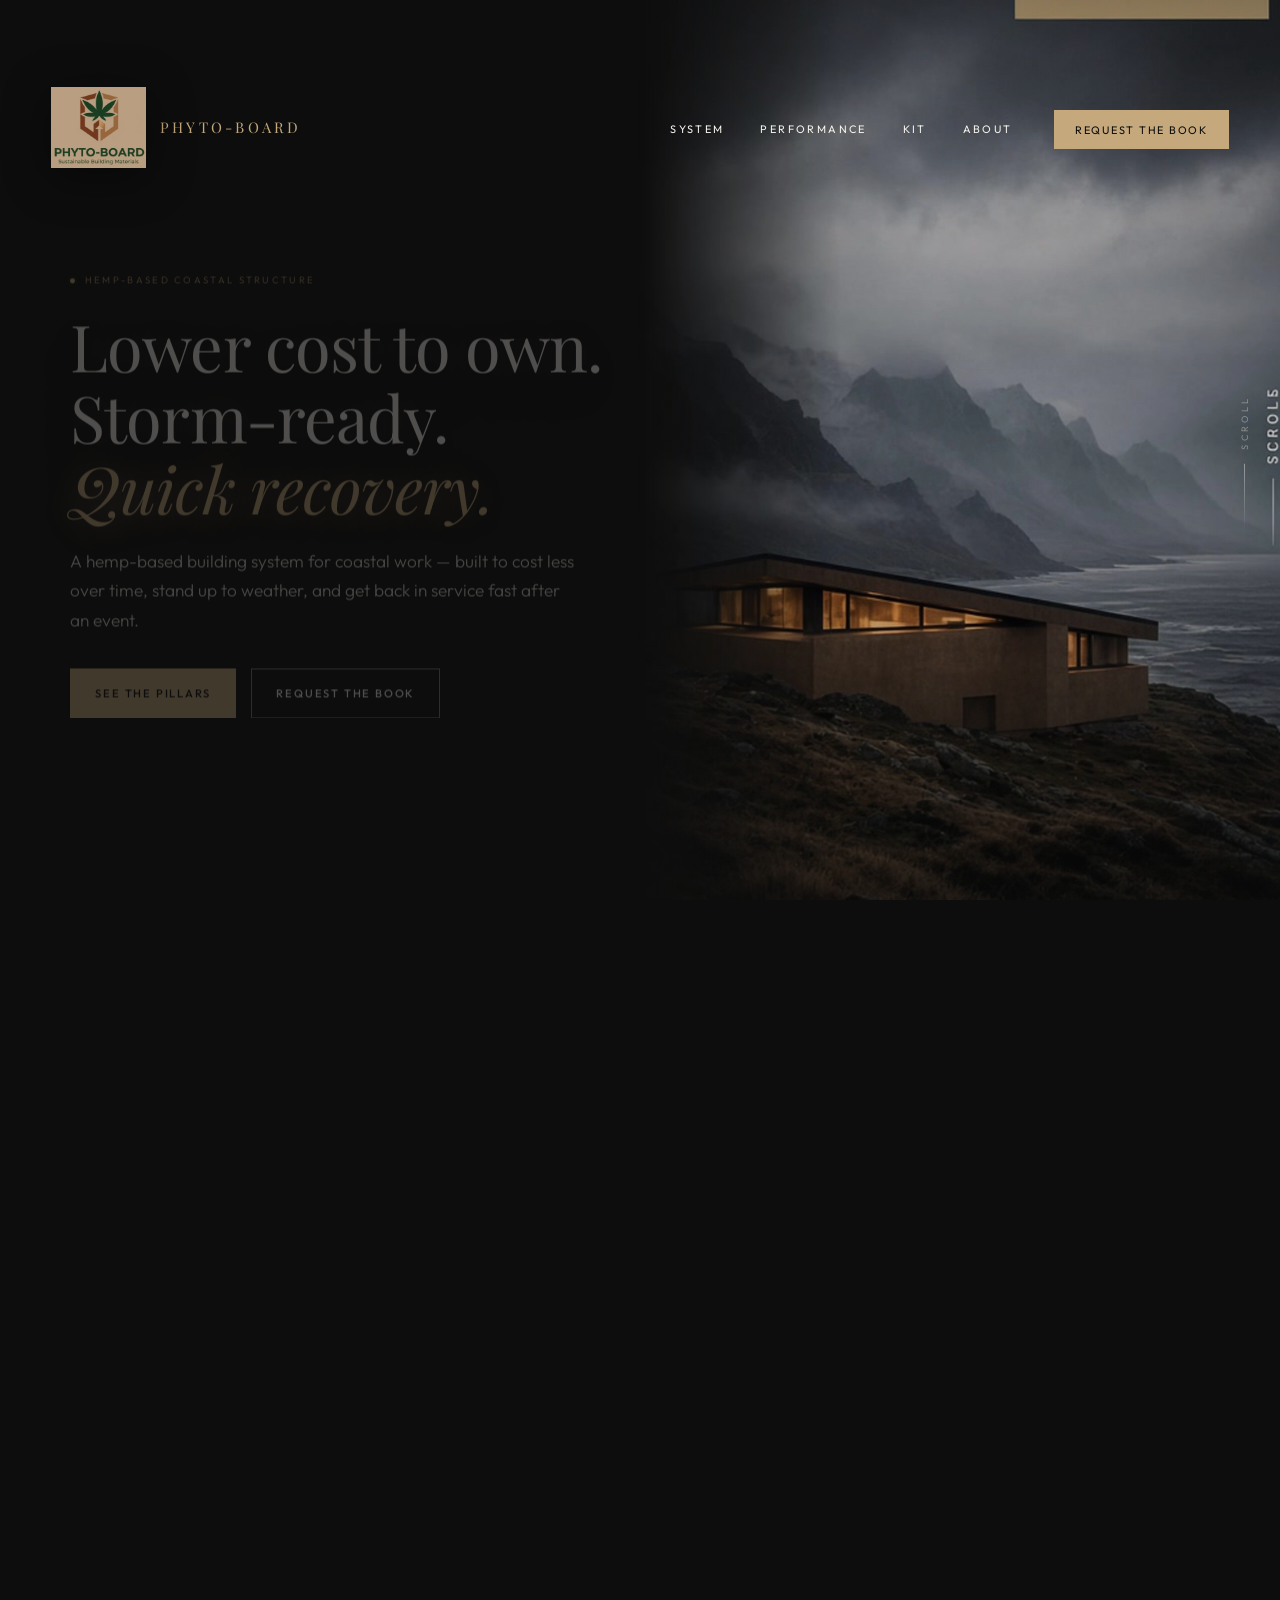
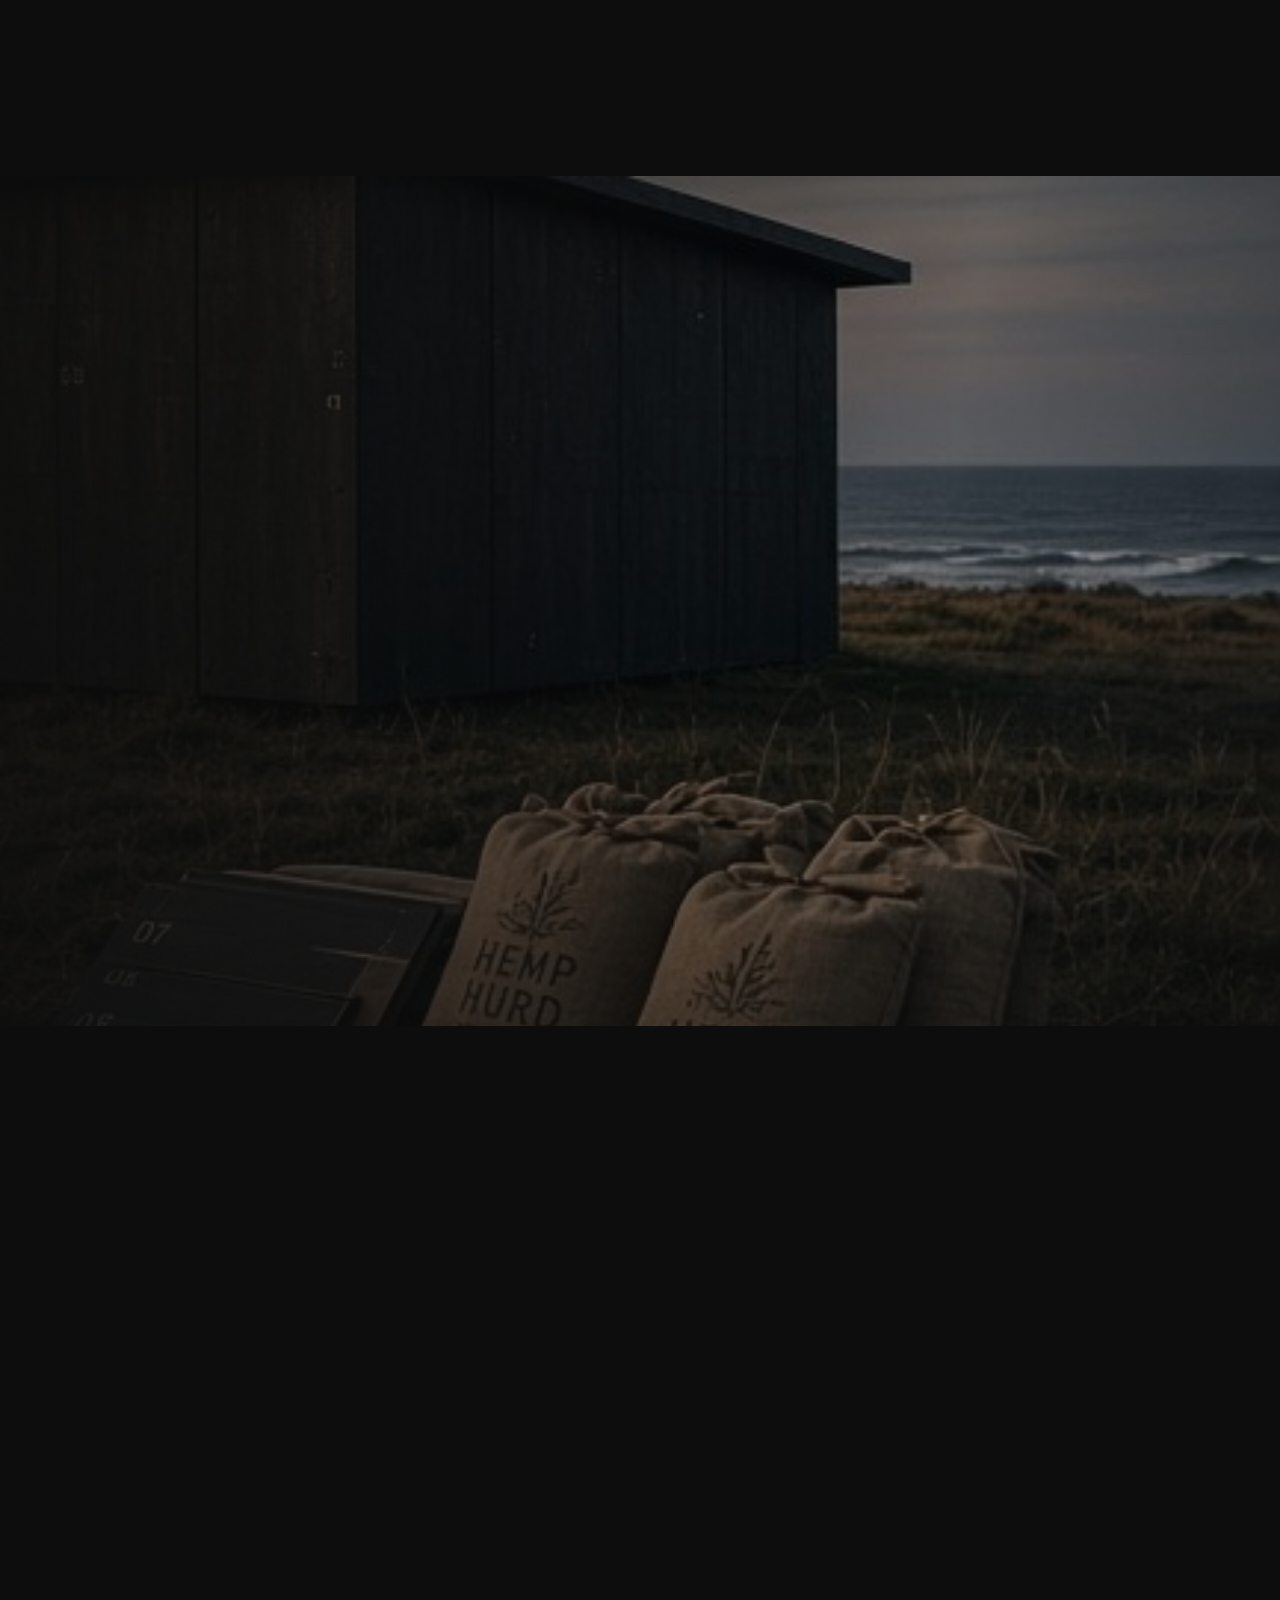
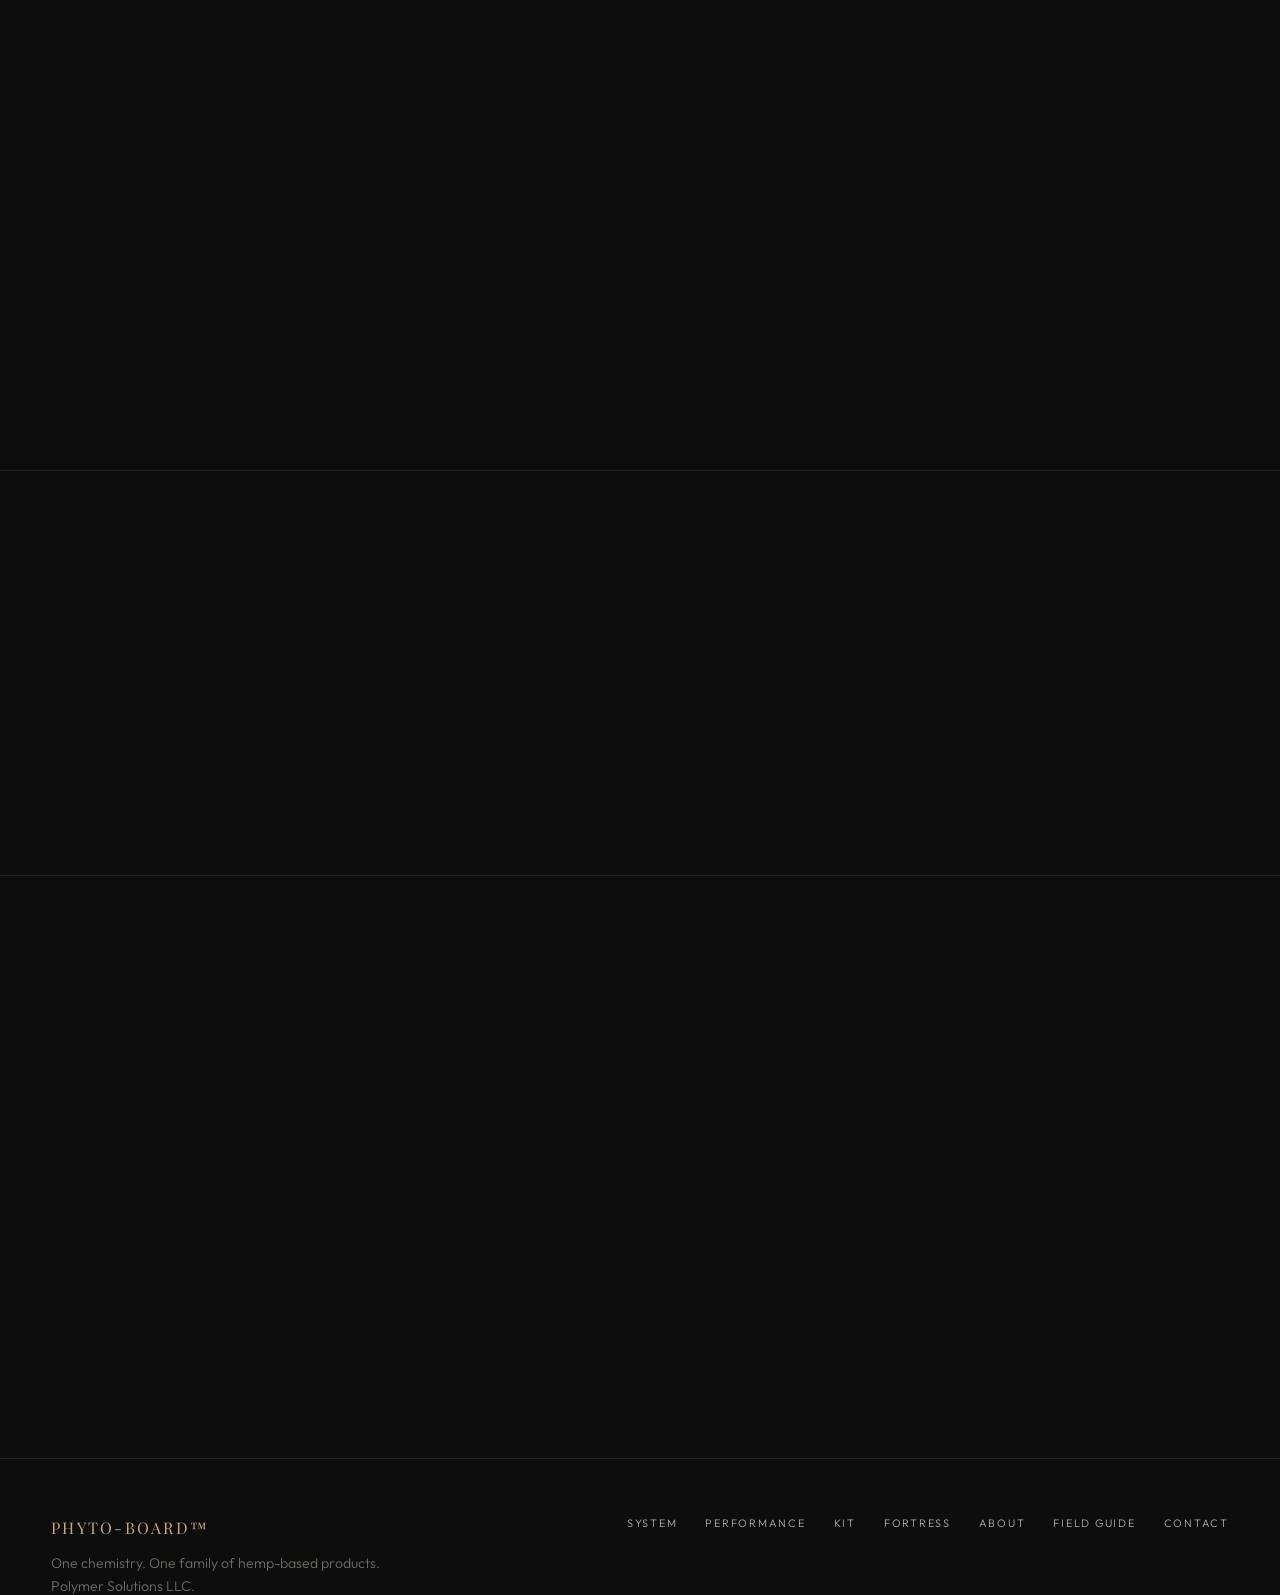
<file: system.html>
<!DOCTYPE html>
<html lang="en">
<head>
<meta charset="utf-8">
<meta name="viewport" content="width=device-width, initial-scale=1">
<title>System · Phyto-Board™</title>
<meta name="description" content="Phyto-Board™ system: one chemistry, one family of hemp-based products — three densities (HD / MD / LT), field kit, and design-intent performance targets.">
<link rel="canonical" href="https://phyto-board.com/index.html#system">
<meta http-equiv="refresh" content="0; url=index.html#system">
<meta name="theme-color" content="#0D0D0D">
<meta property="og:title" content="Phyto-Board™ System — HD / MD / LT">
<meta property="og:url" content="https://phyto-board.com/index.html#system">
<meta property="og:image" content="https://phyto-board.com/assets/og-image.svg">
<link rel="icon" href="assets/favicon.png" type="image/png">
<link rel="apple-touch-icon" href="assets/favicon.png">
<link rel="preconnect" href="https://fonts.googleapis.com">
<link rel="preconnect" href="https://fonts.gstatic.com" crossorigin>
<link href="https://fonts.googleapis.com/css2?family=Playfair+Display:ital,wght@0,400;1,400&family=Outfit:wght@300;400;500&display=swap" rel="stylesheet">
<link rel="stylesheet" href="css/styles.css">
</head>
<body>
<a class="skip-link" href="#main">Skip to content</a>
<nav class="nav scrolled" id="mainNav" aria-label="Primary">
  <a class="nav-brand" href="index.html"><img class="nav-logo" src="assets/logo.png" width="86" height="74" alt="Phyto-Board"></a>
  <ul class="nav-links" id="navLinks">
    <li><a class="active" href="index.html#system">System</a></li>
    <li><a href="index.html#performance">Performance</a></li>
    <li><a href="index.html#kit">Kit</a></li>
    <li><a href="index.html#about">About</a></li>
    <li><a class="nav-cta solid" href="contact.html">Request the Book</a></li>
  </ul>
  <button class="nav-toggle" id="navToggle" aria-label="Open menu" aria-expanded="false"><span></span><span></span><span></span></button>
</nav>

<main id="main">
<section class="page-hero">
  <div class="wrap reveal">
    <p class="chapter-label">System</p>
    <h1>One chemistry. Three densities. One family of hemp-based products.</h1>
    <p>The full story lives on the homepage. This page redirects to the system chapter for bookmarks and older links.</p>
    <div class="cta-row">
      <a class="btn btn-solid" href="index.html#system">Go to System</a>
      <a class="btn btn-ghost" href="index.html#densities">Densities</a>
      <a class="btn btn-ghost" href="index.html#performance">Scoreboard</a>
    </div>
  </div>
</section>
</main>

<footer class="footer">
  <div class="wrap">
    <div class="footer-bottom" style="border:none;padding-top:0">
      <div>© <span id="year">2026</span> Polymer Solutions LLC · Phyto-Board™</div>
      <div><a href="index.html">Home</a></div>
    </div>
  </div>
</footer>
<script src="js/main.js" defer></script>
</body>
</html>
</file>
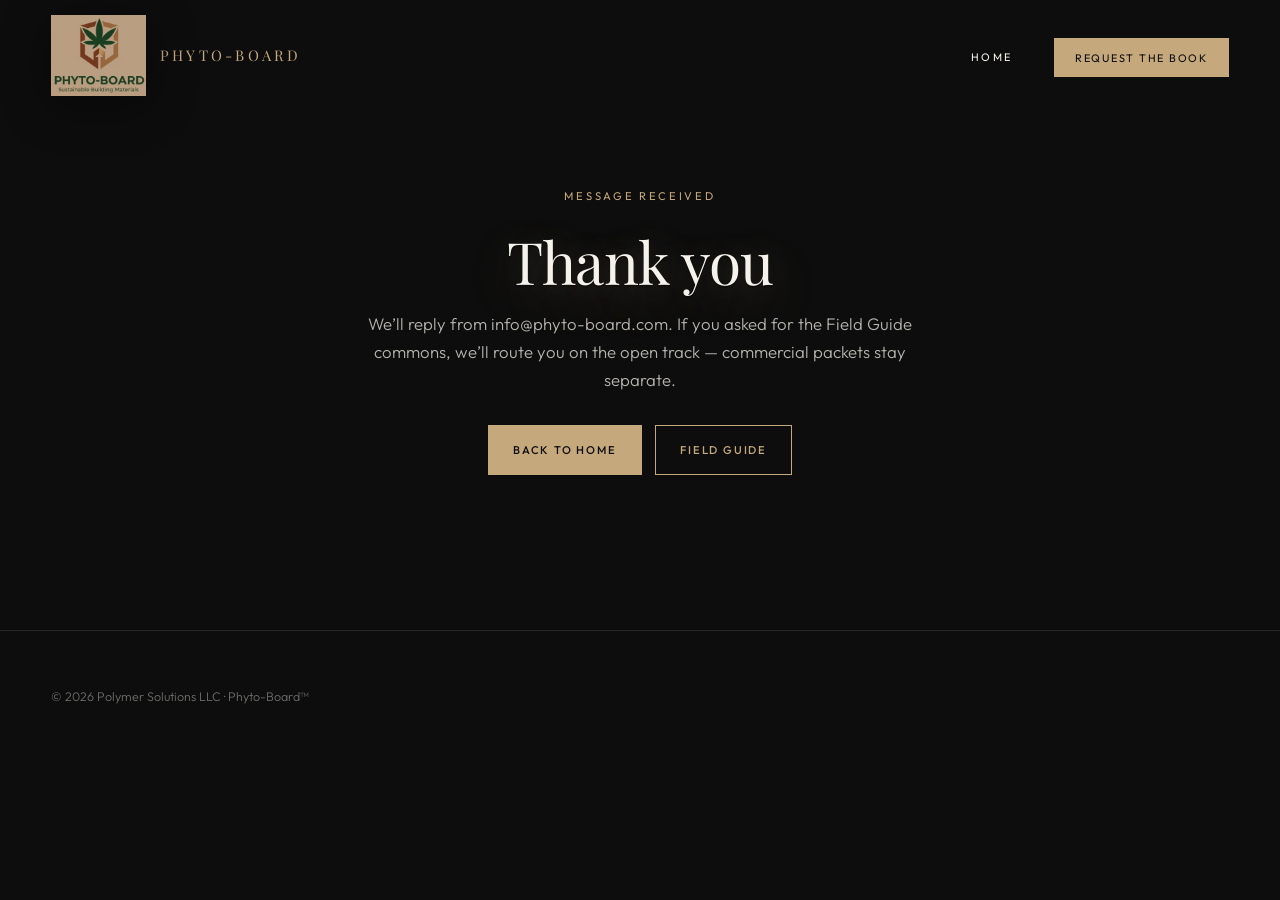
<file: thank-you.html>
<!DOCTYPE html>
<html lang="en">
<head>
<meta charset="utf-8">
<meta name="viewport" content="width=device-width, initial-scale=1">
<title>Thank you · Phyto-Board™</title>
<meta name="robots" content="noindex">
<meta name="theme-color" content="#0D0D0D">
<link rel="icon" href="assets/favicon.png" type="image/png">
<link rel="apple-touch-icon" href="assets/favicon.png">
<link rel="preconnect" href="https://fonts.googleapis.com">
<link rel="preconnect" href="https://fonts.gstatic.com" crossorigin>
<link href="https://fonts.googleapis.com/css2?family=Playfair+Display:ital,wght@0,400;1,400&family=Outfit:wght@300;400;500&display=swap" rel="stylesheet">
<link rel="stylesheet" href="css/styles.css">
</head>
<body>
<nav class="nav scrolled" id="mainNav" aria-label="Primary">
  <a class="nav-brand" href="index.html">
    <img class="nav-logo" src="assets/logo.png" width="96" height="83" alt="">
    <span class="nav-wordmark">Phyto-Board</span>
  </a>
  <ul class="nav-links" id="navLinks">
    <li><a href="index.html">Home</a></li>
    <li><a class="nav-cta solid" href="contact.html">Request the Book</a></li>
  </ul>
  <button class="nav-toggle" id="navToggle" aria-label="Open menu" aria-expanded="false"><span></span><span></span><span></span></button>
</nav>

<main class="sec sec-dark" style="min-height:70vh;display:flex;align-items:center;padding-top:calc(var(--nav-h) + 3rem)">
  <div class="wrap reveal" style="text-align:center;max-width:36rem;margin-inline:auto">
    <p class="chapter-label">Message received</p>
    <h1 class="headline">Thank you</h1>
    <p class="body-copy" style="margin-inline:auto;margin-top:1rem">We’ll reply from info@phyto-board.com. If you asked for the Field Guide commons, we’ll route you on the open track — commercial packets stay separate.</p>
    <div class="cta-row" style="justify-content:center;margin-top:2rem">
      <a class="btn btn-solid" href="index.html">Back to home</a>
      <a class="btn btn-ghost" href="index.html#commons">Field Guide</a>
    </div>
  </div>
</main>

<footer class="footer">
  <div class="wrap">
    <div class="footer-bottom" style="border:none;padding-top:0">
      <div>© <span id="year">2026</span> Polymer Solutions LLC · Phyto-Board™</div>
    </div>
  </div>
</footer>
<script src="js/main.js" defer></script>
</body>
</html>
</file>
<file: css/styles.css>
/* ============================================================
   PHYTO-BOARD™ — Polymer Solutions LLC
   Classic editorial elegance (return to Sep 2026 mocks)
   Near-black · muted gold · serif chapters · sharp CTAs · air
   ============================================================ */

:root {
  --bg: #0D0D0D;
  --bg-elevated: #121212;
  --gold: #C5A87B;
  --gold-dim: rgba(197, 168, 123, 0.55);
  --gold-line: rgba(197, 168, 123, 0.38);
  --white: #F5F2EC;
  --white-dim: rgba(245, 242, 236, 0.72);
  --white-mute: rgba(245, 242, 236, 0.42);
  --hair: rgba(245, 242, 236, 0.10);
  --line: rgba(245, 242, 236, 0.16);
  --rule: rgba(245, 242, 236, 0.18);
  --ink-on-gold: #0D0D0D;

  --font-display: 'Playfair Display', 'Cormorant Garamond', Georgia, serif;
  --font-body: 'Outfit', -apple-system, BlinkMacSystemFont, sans-serif;

  --ease: cubic-bezier(0.16, 1, 0.3, 1);
  --max: 1180px;
  --max-wide: 1320px;
  --pad: clamp(1.25rem, 4vw, 3.25rem);
  --nav-h: 7rem;
}

*, *::before, *::after { margin: 0; padding: 0; box-sizing: border-box; }

html {
  scroll-behavior: smooth;
  -webkit-font-smoothing: antialiased;
  -moz-osx-font-smoothing: grayscale;
  font-size: 16px;
}

@media (prefers-reduced-motion: reduce) {
  html { scroll-behavior: auto; }
  *, *::before, *::after {
    animation-duration: 0.01ms !important;
    animation-iteration-count: 1 !important;
    transition-duration: 0.01ms !important;
  }
}

body {
  font-family: var(--font-body);
  font-weight: 300;
  color: var(--white);
  background: var(--bg);
  overflow-x: hidden;
  line-height: 1.65;
}

::selection { background: rgba(197, 168, 123, 0.35); color: var(--white); }

img, svg { max-width: 100%; display: block; }
a { color: inherit; text-decoration: none; }
ul { list-style: none; }
button { font: inherit; cursor: pointer; border: none; background: none; }

.sr-only {
  position: absolute; width: 1px; height: 1px; padding: 0; margin: -1px;
  overflow: hidden; clip: rect(0,0,0,0); white-space: nowrap; border: 0;
}

.skip-link {
  position: absolute; top: -100%; left: var(--pad); z-index: 9999;
  background: var(--gold); color: var(--ink-on-gold);
  padding: 0.75rem 1.25rem;
  font-size: 0.7rem; letter-spacing: 0.12em; text-transform: uppercase;
}
.skip-link:focus { top: 1rem; }

.wrap {
  width: min(100% - 2 * var(--pad), var(--max));
  margin-inline: auto;
}
.wrap-wide {
  width: min(100% - 2 * var(--pad), var(--max-wide));
  margin-inline: auto;
}

/* ---------- TYPOGRAPHY ---------- */
.chapter-label {
  font-family: var(--font-body);
  font-weight: 400;
  font-size: 0.7rem;
  letter-spacing: 0.24em;
  text-transform: uppercase;
  color: var(--gold);
  margin-bottom: 1.35rem;
}

.headline {
  font-family: var(--font-display);
  font-weight: 400;
  font-size: clamp(2.05rem, 4.6vw, 3.65rem);
  line-height: 1.14;
  letter-spacing: -0.01em;
  color: var(--white);
  text-shadow:
    0 0 42px rgba(255, 255, 255, 0.16),
    0 14px 52px rgba(197, 168, 123, 0.28),
    0 2px 0 rgba(0, 0, 0, 0.35);
}
.headline em {
  font-style: italic;
  color: var(--gold);
  font-weight: 400;
  text-shadow:
    0 0 36px rgba(197, 168, 123, 0.4),
    0 10px 40px rgba(197, 168, 123, 0.22);
}

.subhead {
  font-family: var(--font-display);
  font-style: italic;
  font-size: clamp(1.1rem, 2vw, 1.5rem);
  color: var(--gold);
  margin-top: 0.9rem;
  font-weight: 400;
  line-height: 1.35;
}

.lede, .body-copy {
  font-size: clamp(0.95rem, 1.35vw, 1.05rem);
  color: var(--white-dim);
  max-width: 36rem;
  font-weight: 300;
}

.gold-rule {
  display: block;
  width: 3.75rem;
  height: 1px;
  background: var(--gold);
  margin: 1.6rem 0;
  border: 0;
}

/* ---------- BUTTONS ---------- */
.btn {
  display: inline-flex;
  align-items: center;
  justify-content: center;
  gap: 0.55rem;
  padding: 0.9rem 1.5rem;
  font-family: var(--font-body);
  font-size: 0.7rem;
  font-weight: 500;
  letter-spacing: 0.16em;
  text-transform: uppercase;
  border-radius: 0;
  transition: background 0.25s var(--ease), color 0.25s var(--ease), border-color 0.25s var(--ease);
  white-space: nowrap;
}
.btn-solid {
  background: var(--gold);
  color: var(--ink-on-gold);
  border: 1px solid var(--gold);
}
.btn-solid:hover { background: #d4ba91; border-color: #d4ba91; }
.btn-ghost {
  background: transparent;
  color: var(--gold);
  border: 1px solid var(--gold);
}
.btn-ghost:hover { background: rgba(197, 168, 123, 0.08); }
.btn-ghost-white {
  background: transparent;
  color: var(--white);
  border: 1px solid rgba(245, 242, 236, 0.5);
}
.btn-ghost-white:hover { border-color: var(--white); background: rgba(255,255,255,0.04); }
.btn-arrow::after { content: "→"; font-weight: 300; }

.cta-row {
  display: flex;
  flex-wrap: wrap;
  gap: 0.85rem;
  margin-top: 2rem;
}

/* ---------- NAV ---------- */
.nav {
  position: fixed;
  top: 0; left: 0; right: 0;
  z-index: 100;
  height: var(--nav-h);
  display: flex;
  align-items: center;
  justify-content: space-between;
  gap: 1.5rem;
  padding: 0 clamp(1.25rem, 4vw, 3.5rem);
  background: transparent;
  transition: background 0.35s var(--ease), border-color 0.35s, backdrop-filter 0.35s;
  border-bottom: 1px solid transparent;
}
.nav.scrolled {
  background: rgba(13, 13, 13, 0.92);
  backdrop-filter: blur(12px);
  border-bottom-color: var(--hair);
}

.nav-brand {
  display: inline-flex;
  align-items: center;
  gap: 0.85rem;
  flex-shrink: 0;
  z-index: 110;
}
.nav-logo {
  display: block;
  height: 82px;
  width: auto;
  max-width: min(240px, 48vw);
  object-fit: contain;
  object-position: left center;
  filter: drop-shadow(0 8px 24px rgba(0, 0, 0, 0.45));
}
.nav-wordmark {
  font-family: var(--font-display);
  font-size: 0.92rem;
  font-weight: 400;
  letter-spacing: 0.22em;
  text-transform: uppercase;
  color: var(--gold);
  line-height: 1;
  white-space: nowrap;
}
@media (max-width: 1100px) {
  .nav-wordmark { display: none; }
}
@media (max-width: 520px) {
  .nav-logo { height: 62px; }
  :root { --nav-h: 5.5rem; }
}

.nav-links {
  display: flex;
  align-items: center;
  gap: clamp(1.35rem, 2.8vw, 2.35rem);
  margin-left: auto;
}
.nav-links a {
  font-size: 0.68rem;
  letter-spacing: 0.22em;
  text-transform: uppercase;
  color: var(--white);
  font-weight: 400;
  position: relative;
  padding-bottom: 0.3rem;
  transition: color 0.2s var(--ease);
}
.nav-links a:hover,
.nav-links a.active { color: var(--gold); }
.nav-links a.active::after {
  content: "";
  position: absolute;
  left: 0; right: 0; bottom: 0;
  height: 1px;
  background: var(--gold);
}
.nav-cta {
  padding: 0.72rem 1.25rem !important;
  border: 1px solid var(--gold);
  letter-spacing: 0.16em !important;
  margin-left: 0.35rem;
}
.nav-cta.solid {
  background: var(--gold);
  color: var(--ink-on-gold) !important;
  border-color: var(--gold);
}
.nav-cta.solid:hover { background: #d4ba91 !important; color: var(--ink-on-gold) !important; }

.nav-toggle {
  display: none;
  width: 2.25rem;
  height: 2.25rem;
  flex-direction: column;
  justify-content: center;
  gap: 5px;
  z-index: 110;
}
.nav-toggle span {
  display: block;
  height: 1px;
  background: var(--white);
  transition: transform 0.3s var(--ease), opacity 0.3s;
}
.nav.open .nav-toggle span:nth-child(1) { transform: translateY(6px) rotate(45deg); }
.nav.open .nav-toggle span:nth-child(2) { opacity: 0; }
.nav.open .nav-toggle span:nth-child(3) { transform: translateY(-6px) rotate(-45deg); }

@media (max-width: 900px) {
  .nav-toggle { display: flex; }
  .nav-links {
    position: fixed;
    inset: 0;
    background: rgba(13, 13, 13, 0.98);
    flex-direction: column;
    justify-content: center;
    gap: 1.75rem;
    margin-left: 0;
    opacity: 0;
    pointer-events: none;
    transition: opacity 0.3s var(--ease);
  }
  .nav.open .nav-links { opacity: 1; pointer-events: auto; }
  .nav-links a { font-size: 0.9rem; }
  .nav-cta { margin-left: 0; }
}

/* ---------- HERO ---------- */
.hero {
  position: relative;
  min-height: 100vh;
  min-height: 100dvh;
  display: flex;
  align-items: center;
  padding: calc(var(--nav-h) + 1.5rem) 0 5.5rem;
  overflow: hidden;
}
.hero-bg {
  position: absolute;
  inset: 0;
  background:
    url("../assets/photos/hero-building.jpg") 88% 62% / cover no-repeat;
  z-index: 0;
}
.hero-veil {
  position: absolute;
  inset: 0;
  z-index: 1;
  pointer-events: none;
  background:
    linear-gradient(
      100deg,
      rgba(13, 13, 13, 0.92) 0%,
      rgba(13, 13, 13, 0.78) 18%,
      rgba(13, 13, 13, 0.52) 34%,
      rgba(13, 13, 13, 0.22) 52%,
      rgba(13, 13, 13, 0.08) 68%,
      rgba(13, 13, 13, 0.16) 100%
    ),
    linear-gradient(to top, rgba(13, 13, 13, 0.5) 0%, transparent 42%),
    linear-gradient(to bottom, rgba(13, 13, 13, 0.28) 0%, transparent 16%);
}
.hero-inner {
  position: relative;
  z-index: 2;
  width: min(100% - 2 * var(--pad), var(--max-wide));
  margin-inline: auto;
  padding-left: clamp(0rem, 1.5vw, 1.25rem);
}
.hero-content {
  position: relative;
  max-width: 34.5rem;
  padding-top: 1.25rem;
}
.meta-line {
  display: flex;
  align-items: center;
  gap: 0.6rem;
  font-size: 0.6rem;
  letter-spacing: 0.24em;
  text-transform: uppercase;
  color: rgba(197, 168, 123, 0.78);
  margin-bottom: 1.35rem;
  font-weight: 400;
}
.meta-line .dot {
  width: 0.3rem;
  height: 0.3rem;
  border-radius: 50%;
  background: var(--gold);
  flex-shrink: 0;
  box-shadow: 0 0 10px rgba(197, 168, 123, 0.45);
}
.hero-headline {
  margin-bottom: 1.4rem;
  font-size: clamp(2.35rem, 5.2vw, 4.05rem);
  line-height: 1.1;
  letter-spacing: -0.015em;
  text-shadow:
    0 0 48px rgba(255, 255, 255, 0.18),
    0 0 80px rgba(197, 168, 123, 0.22),
    0 18px 60px rgba(0, 0, 0, 0.55),
    0 2px 0 rgba(0, 0, 0, 0.4);
}
.hero-headline em {
  text-shadow:
    0 0 42px rgba(197, 168, 123, 0.5),
    0 12px 48px rgba(197, 168, 123, 0.28);
}
.hero-lede {
  color: rgba(245, 242, 236, 0.88);
  font-size: clamp(0.98rem, 1.4vw, 1.08rem);
  line-height: 1.7;
  max-width: 32rem;
  font-weight: 300;
}
.hero-ctas {
  margin-top: 2.15rem;
  gap: 0.95rem;
}

.scroll-hint {
  position: absolute;
  right: clamp(0.85rem, 2.5vw, 1.75rem);
  top: 50%;
  transform: translateY(-40%);
  z-index: 3;
  display: flex;
  flex-direction: column;
  align-items: center;
  gap: 0.85rem;
  color: rgba(245, 242, 236, 0.38);
  pointer-events: none;
}
.scroll-hint span {
  writing-mode: vertical-rl;
  transform: rotate(180deg);
  font-size: 0.58rem;
  letter-spacing: 0.36em;
  text-transform: uppercase;
  font-weight: 400;
}
.scroll-hint::after {
  content: "";
  display: block;
  width: 1px;
  height: 4.25rem;
  background: linear-gradient(to bottom, rgba(245, 242, 236, 0.45), rgba(245, 242, 236, 0));
}
@media (max-width: 700px) {
  .scroll-hint { display: none; }
  .hero-content { max-width: 100%; }
}

/* ---------- SECTIONS ---------- */
.sec {
  padding: clamp(5rem, 11vw, 8rem) 0;
  position: relative;
  background: var(--bg);
}
.sec-tight { padding: clamp(3.75rem, 7vw, 5.5rem) 0; }

.split {
  display: grid;
  grid-template-columns: minmax(0, 1fr) minmax(0, 1fr);
  gap: clamp(2.25rem, 5vw, 5rem);
  align-items: center;
}
.split-copy,
.split-visual { min-width: 0; }
.split-visual {
  position: relative;
  overflow: hidden;
  min-height: clamp(22rem, 46vw, 34rem);
  background: var(--bg-elevated);
}
.split-visual img {
  width: 100%;
  height: 100%;
  object-fit: cover;
  object-position: center center;
  position: absolute;
  inset: 0;
}
.paradigm .split-visual img { object-position: 70% 42%; }
.panel-sec .split-visual img { object-position: center 40%; }
.studio .split-visual img { object-position: center 42%; }

@media (max-width: 860px) {
  .split { grid-template-columns: 1fr; }
  .split-visual { min-height: 18rem; order: -1; }
}

/* ---------- PARADIGM ---------- */
.paradigm .split-copy { padding-right: clamp(0, 2vw, 1rem); }

/* ---------- PILLARS ---------- */
.pillars-sec { padding-bottom: clamp(4rem, 9vw, 6.5rem); }
.pillars-head {
  text-align: center;
  max-width: 40rem;
  margin: 0 auto clamp(3.5rem, 7vw, 5rem);
}
.pillars-head .chapter-label { margin-bottom: 1.5rem; }
.pillars-grid {
  display: grid;
  grid-template-columns: repeat(5, minmax(0, 1fr));
  gap: clamp(1.5rem, 3vw, 2.5rem);
  width: 100%;
}
.pillar { text-align: left; }
.pillar-num {
  font-family: var(--font-display);
  font-size: clamp(2rem, 3vw, 2.65rem);
  color: var(--gold);
  margin-bottom: 1rem;
  font-weight: 400;
  letter-spacing: 0.02em;
  line-height: 1;
}
.pillar h3 {
  font-family: var(--font-body);
  font-size: 0.98rem;
  font-weight: 500;
  color: var(--white);
  margin-bottom: 0.7rem;
  line-height: 1.3;
}
.pillar p {
  font-size: 0.88rem;
  color: var(--white-dim);
  line-height: 1.6;
}
.pillars-rule {
  display: block;
  width: 100%;
  max-width: 100%;
  height: 1px;
  border: 0;
  background: var(--gold-line);
  margin: clamp(3.5rem, 7vw, 5rem) auto 0;
}
@media (max-width: 1100px) {
  .pillars-grid { grid-template-columns: repeat(3, minmax(0, 1fr)); gap: 2.25rem 1.75rem; }
}
@media (max-width: 720px) {
  .pillars-grid { grid-template-columns: repeat(2, minmax(0, 1fr)); }
}
@media (max-width: 480px) {
  .pillars-grid { grid-template-columns: 1fr; }
}


/* ---------- PATHWAY (Crawl · Walk · Prove) ---------- */
.pathway-sec {
  padding-top: clamp(1rem, 3vw, 2rem);
  padding-bottom: clamp(4rem, 9vw, 6.5rem);
}
.pathway-head {
  text-align: center;
  max-width: 36rem;
  margin: 0 auto clamp(3rem, 6vw, 4.25rem);
}
.pathway-head .chapter-label { margin-bottom: 1.35rem; }
.pathway-rule-top {
  margin: 1.75rem auto 0;
  width: min(8rem, 40%);
}
.pathway-grid {
  display: grid;
  grid-template-columns: repeat(3, minmax(0, 1fr));
  gap: clamp(2rem, 4vw, 3.25rem);
  width: 100%;
}
.pathway-col {
  text-align: left;
  padding-top: 0.25rem;
  border-top: 1px solid var(--gold-line);
}
.pathway-step {
  font-family: var(--font-body);
  font-size: 0.68rem;
  font-weight: 400;
  letter-spacing: 0.22em;
  text-transform: uppercase;
  color: var(--gold);
  margin: 1.15rem 0 0.85rem;
}
.pathway-col h3 {
  font-family: var(--font-display);
  font-size: clamp(1.25rem, 2vw, 1.55rem);
  font-weight: 400;
  color: var(--white);
  margin-bottom: 0.95rem;
  line-height: 1.25;
}
.pathway-col p:not(.pathway-step) {
  font-size: 0.92rem;
  color: var(--white-dim);
  line-height: 1.65;
  font-weight: 300;
}
@media (max-width: 860px) {
  .pathway-grid { grid-template-columns: 1fr; gap: 2.25rem; }
}

/* ---------- DENSITIES ---------- */
.density-legend { margin-top: 0.25rem; }
.density-legend li {
  padding: 0.4rem 0;
  font-size: 0.95rem;
  color: var(--white-dim);
}
.density-legend strong {
  font-weight: 500;
  color: var(--gold);
  letter-spacing: 0.06em;
  margin-right: 0.15rem;
}
.text-link {
  display: inline-flex;
  align-items: center;
  gap: 0.4rem;
  margin-top: 1.75rem;
  font-size: 0.78rem;
  letter-spacing: 0.12em;
  text-transform: uppercase;
  color: var(--gold);
  font-weight: 400;
}
.text-link:hover { opacity: 0.8; }

.kit-strip {
  margin-top: clamp(3rem, 6vw, 4.5rem);
  padding-top: 1.6rem;
  border-top: 1px solid var(--rule);
  display: flex;
  align-items: center;
  justify-content: space-between;
  gap: 1.5rem;
  flex-wrap: wrap;
}
.kit-strip p {
  font-size: clamp(0.9rem, 1.35vw, 1rem);
  color: var(--white-dim);
  max-width: 48rem;
  line-height: 1.55;
  font-weight: 300;
}

/* ---------- SCOREBOARD ---------- */
.scoreboard-head {
  text-align: center;
  max-width: 40rem;
  margin: 0 auto 1.35rem;
}
.scoreboard-head .chapter-label { margin-bottom: 1.35rem; }
.intent-badge-wrap { text-align: center; }
.intent-badge {
  display: inline-block;
  margin: 0 auto 2.75rem;
  padding: 0.45rem 0.95rem;
  border: 1px solid var(--gold-line);
  font-size: 0.6rem;
  letter-spacing: 0.2em;
  text-transform: uppercase;
  color: var(--gold);
}

.metrics {
  display: grid;
  grid-template-columns: repeat(3, minmax(0, 1fr));
  gap: 0;
  width: 100%;
  max-width: min(52rem, 100%);
  margin: 0 auto 2.75rem;
}
.metric {
  padding: 1.75rem clamp(1rem, 2.5vw, 2rem);
  text-align: center;
  min-width: 0;
}
.metric:not(:first-child) {
  border-left: 1px solid var(--rule);
}
.metric-value {
  font-family: var(--font-display);
  font-size: clamp(1.4rem, 2.9vw, 2.35rem);
  color: var(--white);
  margin-bottom: 0.7rem;
  letter-spacing: -0.01em;
  overflow-wrap: anywhere;
  text-shadow: none;
}
.metric-label {
  font-size: 0.85rem;
  color: var(--white-dim);
  line-height: 1.45;
  max-width: 14rem;
  margin-inline: auto;
}
.scoreboard-body {
  text-align: left;
  max-width: 34rem;
  margin: 0 auto 3rem;
  color: var(--white-dim);
  font-size: 0.98rem;
}
.scoreboard-footer {
  text-align: center;
  font-size: 0.65rem;
  letter-spacing: 0.24em;
  text-transform: uppercase;
  color: var(--gold);
  padding-top: 0.25rem;
}
@media (max-width: 860px) {
  .metrics { grid-template-columns: 1fr; max-width: 22rem; }
  .metric:not(:first-child) {
    border-left: none;
    border-top: 1px solid var(--rule);
  }
  .scoreboard-body { text-align: center; }
}

/* ---------- KIT ---------- */
.kit-hero {
  position: relative;
  min-height: min(92vh, 54rem);
  display: flex;
  align-items: center;
  padding: calc(var(--nav-h) + 2rem) 0 4.5rem;
  overflow: hidden;
}
.kit-hero-bg {
  position: absolute;
  inset: 0;
  background:
    linear-gradient(100deg, rgba(13,13,13,0.88) 0%, rgba(13,13,13,0.55) 38%, rgba(13,13,13,0.18) 70%, rgba(13,13,13,0.32) 100%),
    linear-gradient(to top, rgba(13,13,13,0.45) 0%, transparent 45%),
    url("../assets/photos/kit-shed.jpg") 78% 62% / cover no-repeat;
  z-index: 0;
}
.kit-hero-content {
  position: relative;
  z-index: 1;
  max-width: 38rem;
}
.kit-meta {
  color: rgba(197, 168, 123, 0.75);
  margin-bottom: 1.15rem;
}
.kit-steps {
  display: grid;
  grid-template-columns: repeat(4, minmax(0, 1fr));
  gap: 0;
  margin: 2.5rem 0 1.85rem;
  max-width: min(42rem, 100%);
  width: 100%;
}
.kit-step {
  display: flex;
  flex-direction: column;
  gap: 0.55rem;
  padding: 0 1rem;
  border-left: 1px solid var(--gold-line);
}
.kit-step:first-child { padding-left: 0; border-left: none; }
.kit-step-num {
  font-family: var(--font-display);
  font-size: 1.55rem;
  color: var(--gold);
  line-height: 1;
  font-weight: 400;
}
.kit-step p {
  font-size: 0.72rem;
  letter-spacing: 0.06em;
  text-transform: uppercase;
  color: var(--white);
  line-height: 1.45;
  font-weight: 400;
}
.kit-body { color: var(--white-dim); }
@media (max-width: 720px) {
  .kit-steps { grid-template-columns: 1fr 1fr; gap: 1.5rem 0; }
  .kit-step:nth-child(3) { border-left: none; padding-left: 0; }
}
@media (max-width: 420px) {
  .kit-steps { grid-template-columns: 1fr; }
  .kit-step { border-left: none; padding-left: 0; border-top: 1px solid var(--gold-line); padding-top: 1rem; }
  .kit-step:first-child { border-top: none; padding-top: 0; }
}

/* ---------- STUDIO ---------- */
.studio .split-copy { padding-left: clamp(0, 1vw, 0.5rem); }
.studio-list { margin: 1.5rem 0 0.25rem; }
.studio-list li {
  display: flex;
  gap: 0.85rem;
  align-items: baseline;
  padding: 0.55rem 0;
  font-size: 0.95rem;
  color: var(--white);
}
.studio-list .num {
  color: var(--gold);
  font-size: 0.78rem;
  letter-spacing: 0.08em;
  min-width: 1.75rem;
  font-weight: 500;
}
.studio-list .num::after { content: " ·"; }

/* ---------- DUAL TRACK ---------- */
.dual-band {
  border-top: 1px solid var(--hair);
  border-bottom: 1px solid var(--hair);
}
.dual-grid {
  display: grid;
  grid-template-columns: 1fr 1fr;
  gap: clamp(2rem, 5vw, 4rem);
}
.dual-card h3 {
  font-family: var(--font-display);
  font-size: 1.5rem;
  font-weight: 400;
  margin-bottom: 0.85rem;
}
.dual-card p {
  color: var(--white-dim);
  font-size: 0.95rem;
  margin-bottom: 1.35rem;
  max-width: 28rem;
}
.dual-card .eyebrow-sm {
  font-size: 0.65rem;
  letter-spacing: 0.2em;
  text-transform: uppercase;
  color: var(--gold);
  margin-bottom: 0.75rem;
}
@media (max-width: 700px) {
  .dual-grid { grid-template-columns: 1fr; }
}

/* ---------- CONTACT TEASER / PAGE ---------- */
.contact-teaser { max-width: 36rem; }
.contact-teaser-copy { margin-inline: auto; margin-top: 1rem; }
.contact-teaser-cta { justify-content: center; }

.page-hero {
  padding: calc(var(--nav-h) + 4rem) 0 3rem;
  border-bottom: 1px solid var(--hair);
}
.page-hero h1 {
  font-family: var(--font-display);
  font-size: clamp(2rem, 4vw, 3rem);
  font-weight: 400;
  margin: 0.5rem 0 1rem;
}
.page-hero p { color: var(--white-dim); max-width: 36rem; }

.contact-grid {
  display: grid;
  grid-template-columns: 1.4fr 0.8fr;
  gap: clamp(2rem, 5vw, 4rem);
  align-items: start;
}
@media (max-width: 800px) {
  .contact-grid { grid-template-columns: 1fr; }
}

.contact-form {
  display: flex;
  flex-direction: column;
  gap: 1.15rem;
}
.form-row {
  display: grid;
  grid-template-columns: 1fr 1fr;
  gap: 1.15rem;
}
@media (max-width: 560px) {
  .form-row { grid-template-columns: 1fr; }
}
.field label {
  display: block;
  font-size: 0.65rem;
  letter-spacing: 0.16em;
  text-transform: uppercase;
  color: var(--gold);
  margin-bottom: 0.45rem;
}
.field input,
.field select,
.field textarea {
  width: 100%;
  background: transparent;
  border: 1px solid var(--line);
  border-radius: 0;
  color: var(--white);
  padding: 0.85rem 1rem;
  font-family: var(--font-body);
  font-size: 0.95rem;
  font-weight: 300;
  transition: border-color 0.2s;
}
.field input:focus,
.field select:focus,
.field textarea:focus {
  outline: none;
  border-color: var(--gold);
}
.field select {
  appearance: none;
  background-image: linear-gradient(45deg, transparent 50%, var(--gold) 50%),
    linear-gradient(135deg, var(--gold) 50%, transparent 50%);
  background-position: calc(100% - 18px) calc(50% - 2px), calc(100% - 12px) calc(50% - 2px);
  background-size: 6px 6px, 6px 6px;
  background-repeat: no-repeat;
}
.field select option { background: var(--bg); color: var(--white); }
.field textarea { min-height: 8rem; resize: vertical; }

.contact-aside .line-item {
  padding: 1.15rem 0;
  border-bottom: 1px solid var(--hair);
}
.contact-aside .line-item:first-child { padding-top: 0; }
.contact-aside h4 {
  font-size: 0.65rem;
  letter-spacing: 0.18em;
  text-transform: uppercase;
  color: var(--gold);
  margin-bottom: 0.35rem;
  font-weight: 400;
}
.contact-aside p,
.contact-aside a { color: var(--white-dim); font-size: 0.95rem; }
.contact-aside a:hover { color: var(--gold); }

/* ---------- FOOTER ---------- */
.footer {
  padding: 3.5rem 0 2.5rem;
  border-top: 1px solid var(--hair);
  background: var(--bg);
}
.footer-top {
  display: flex;
  justify-content: space-between;
  gap: 2rem;
  flex-wrap: wrap;
  margin-bottom: 2.5rem;
}
.footer-brand {
  font-family: var(--font-display);
  letter-spacing: 0.14em;
  text-transform: uppercase;
  color: var(--gold);
  font-size: 1rem;
  margin-bottom: 0.65rem;
}
.footer-tag {
  color: var(--white-mute);
  font-size: 0.88rem;
  max-width: 22rem;
}
.footer-nav {
  display: flex;
  flex-wrap: wrap;
  gap: 1.25rem 1.75rem;
}
.footer-nav a {
  font-size: 0.68rem;
  letter-spacing: 0.16em;
  text-transform: uppercase;
  color: var(--white-dim);
}
.footer-nav a:hover { color: var(--gold); }
.footer-bottom {
  display: flex;
  justify-content: space-between;
  gap: 1rem;
  flex-wrap: wrap;
  padding-top: 1.75rem;
  border-top: 1px solid var(--hair);
  font-size: 0.78rem;
  color: var(--white-mute);
}
.footer-bottom a { color: var(--white-dim); }
.footer-bottom a:hover { color: var(--gold); }

/* ---------- REVEAL ---------- */
.reveal {
  opacity: 0;
  transform: translateY(16px);
  transition: opacity 0.65s var(--ease), transform 0.65s var(--ease);
}
.reveal.in {
  opacity: 1;
  transform: none;
}

/* ---------- UTILS ---------- */
.mt-1 { margin-top: 1rem; }
.center { text-align: center; }
</file>
